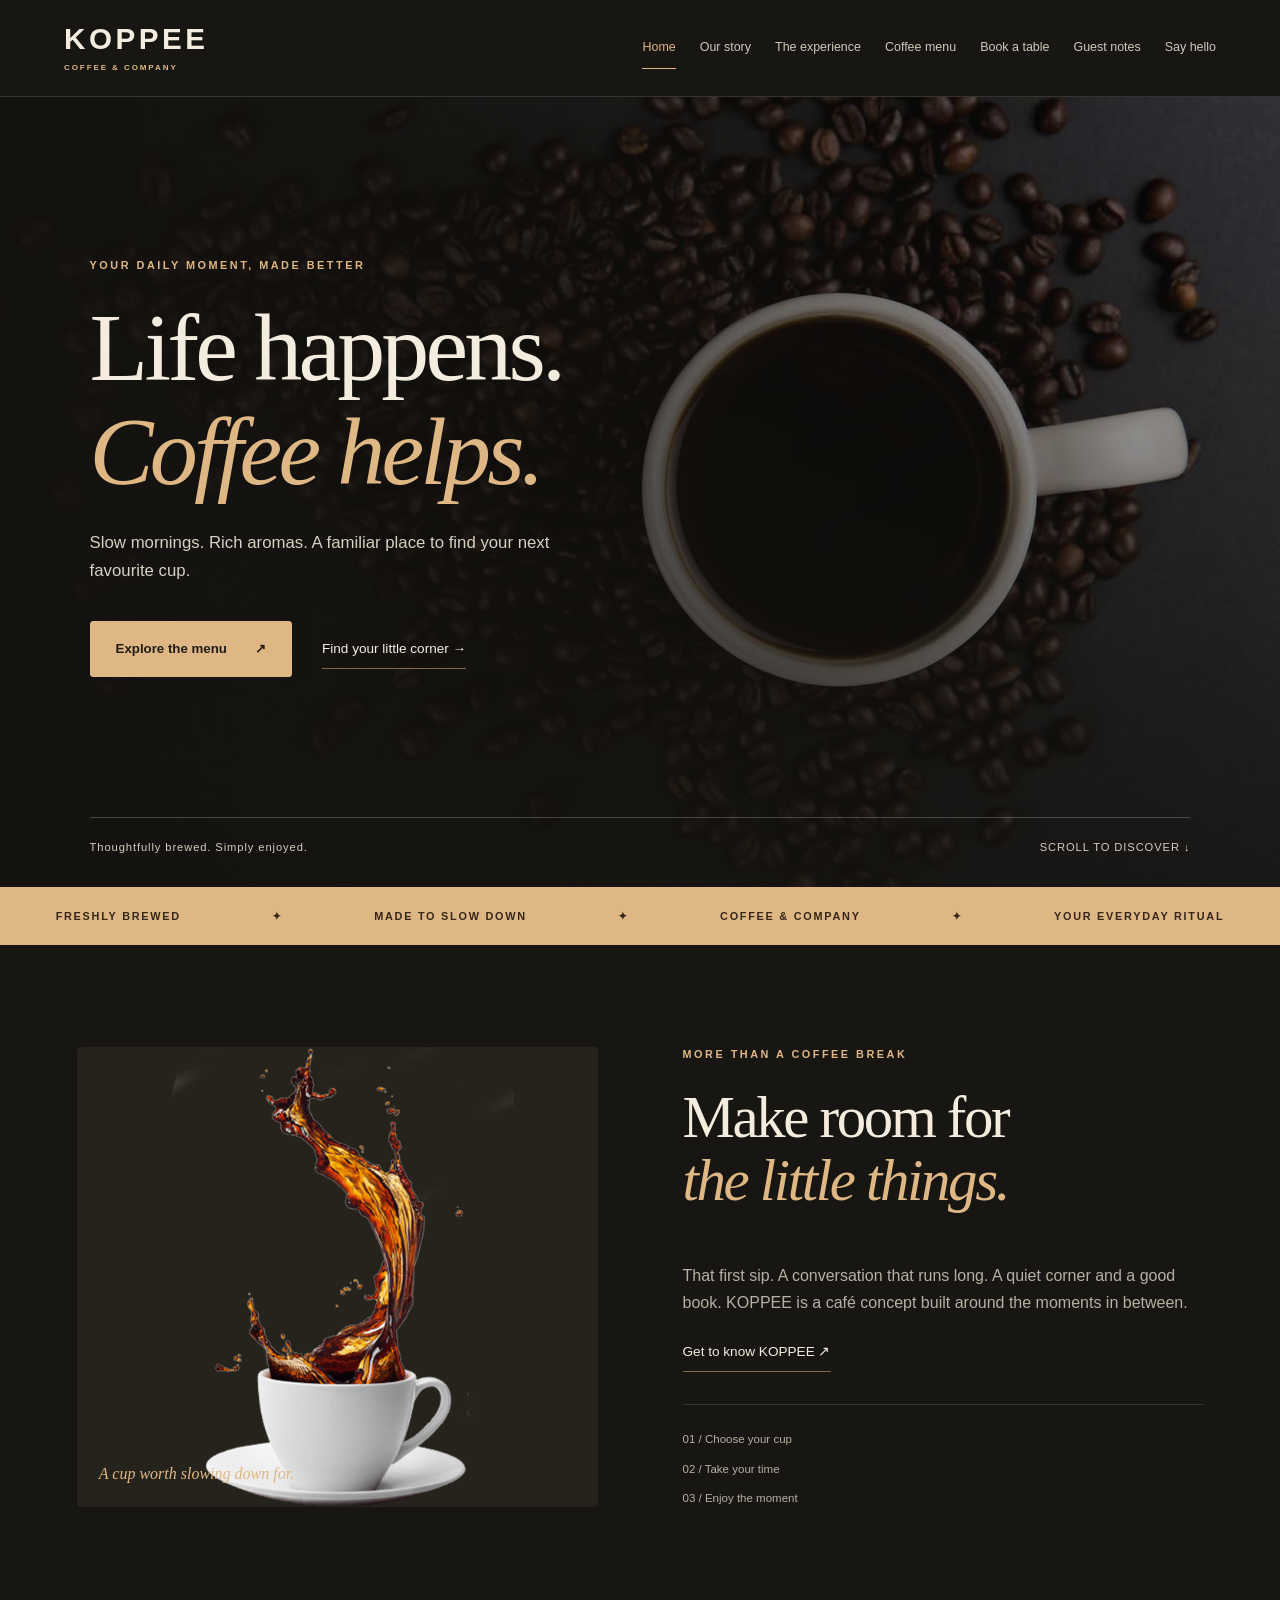
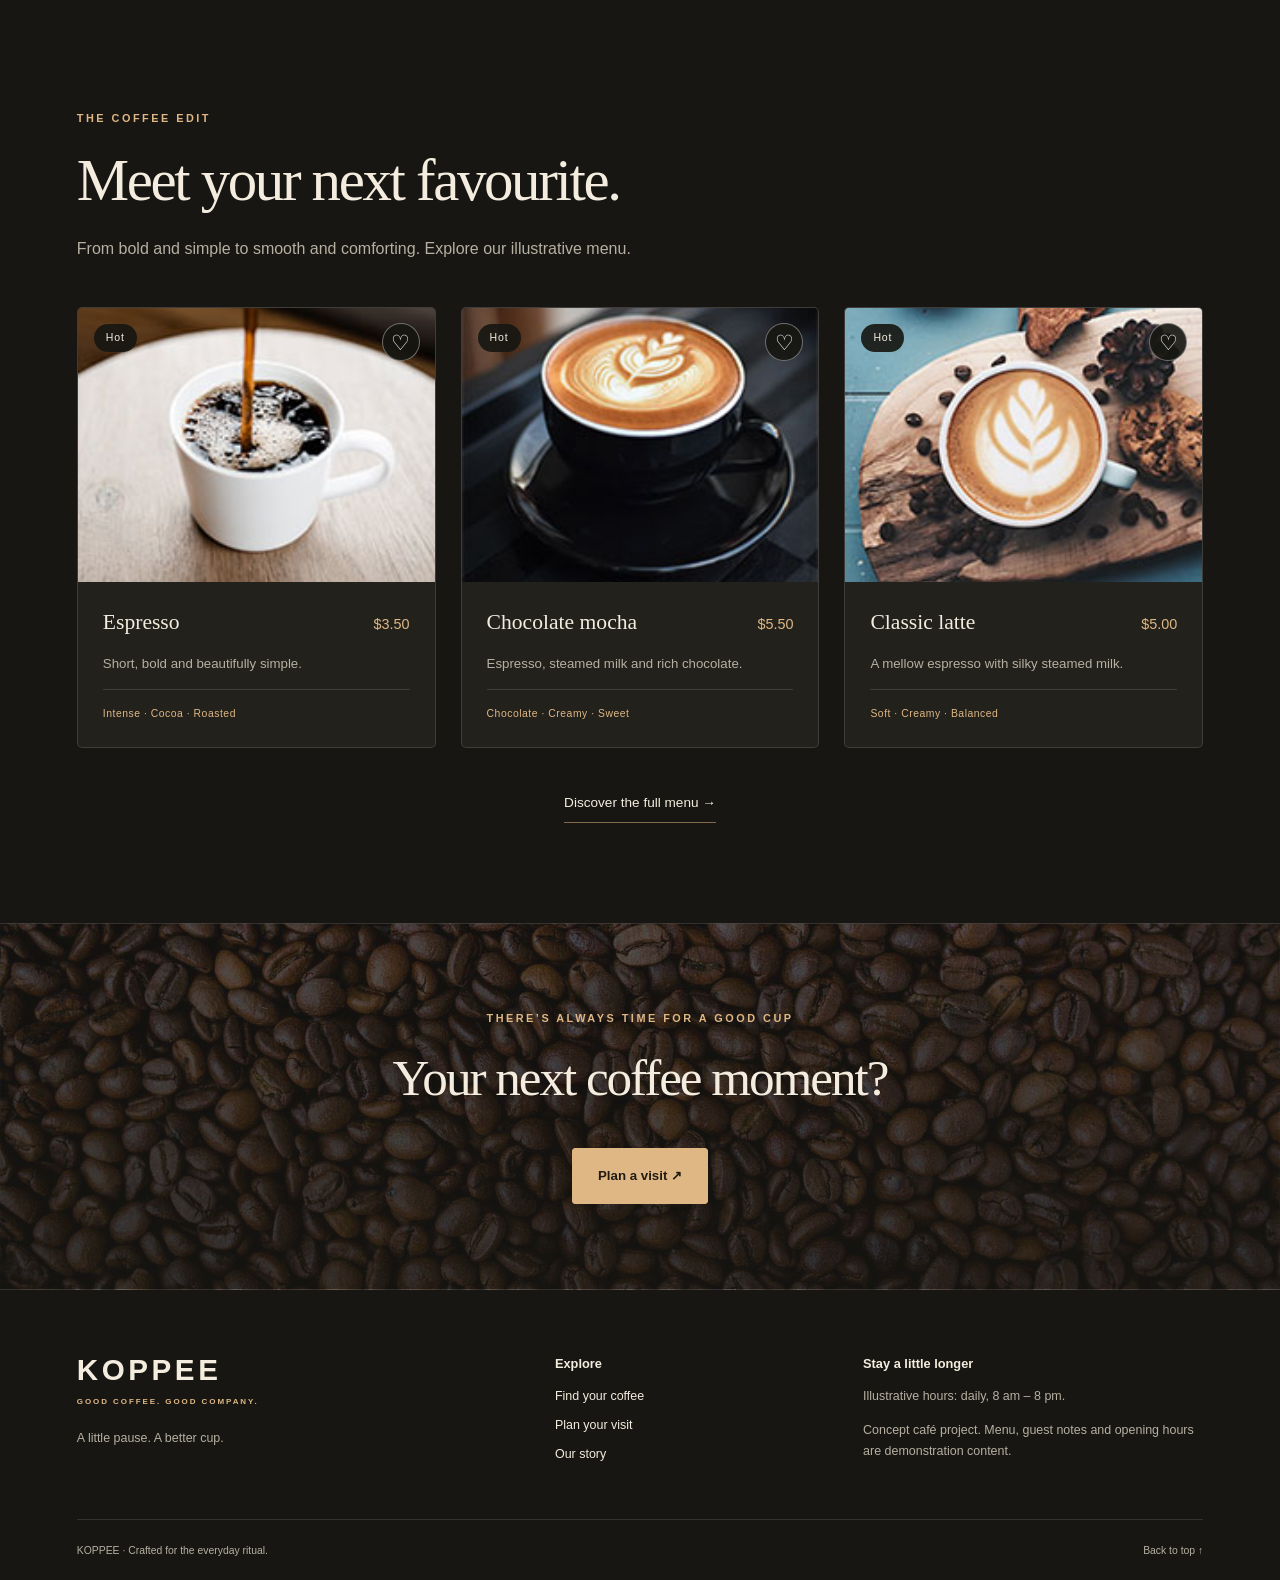
<file: index.html>
<!doctype html><html lang="en"><head><meta charset="utf-8"><meta name="viewport" content="width=device-width, initial-scale=1"><meta name="theme-color" content="#171612"><meta name="description" content="KOPPEE café concept — explore coffee, save favourites and plan your next coffee break."><title>Home · KOPPEE</title><link rel="icon" href="assets/favicon.svg" type="image/svg+xml"><link rel="stylesheet" href="assets/style.css"><script src="assets/app.js" defer></script></head><body id="top"><a class="skip-link" href="#main">Skip to content</a><header class="site-header"><a class="brand" href="index.html">KOPPEE<span>COFFEE & COMPANY</span></a><button class="nav-toggle" aria-label="Toggle navigation" aria-controls="navigation" aria-expanded="false">☰</button><nav id="navigation" aria-label="Main navigation"><a href="index.html" aria-current="page">Home</a><a href="about.html" >Our story</a><a href="services.html" >The experience</a><a href="menu.html" >Coffee menu</a><a href="reservation.html" >Book a table</a><a href="testimonial.html" >Guest notes</a><a href="contact.html" >Say hello</a></nav></header><main id="main"><section class="hero"><img class="hero-bg" src="img/carousel-1.jpg" alt="Freshly brewed coffee"><div class="hero-content"><span class="eyebrow">YOUR DAILY MOMENT, MADE BETTER</span><h1>Life happens.<br><em>Coffee helps.</em></h1><p>Slow mornings. Rich aromas. A familiar place to find your next favourite cup.</p><div class="actions"><a class="button" href="menu.html">Explore the menu <span>↗</span></a><a class="text-link" href="reservation.html">Find your little corner →</a></div></div><div class="hero-foot"><span>Thoughtfully brewed. Simply enjoyed.</span><a href="#discover">SCROLL TO DISCOVER ↓</a></div></section><div class="ticker" aria-hidden="true">FRESHLY BREWED <span>✦</span> MADE TO SLOW DOWN <span>✦</span> COFFEE & COMPANY <span>✦</span> YOUR EVERYDAY RITUAL</div><section id="discover" class="section split"><div class="image-frame"><img src="img/about.png" alt="Coffee spilling from a cup" loading="lazy"><span class="image-note">A cup worth slowing down for.</span></div><div><span class="eyebrow">MORE THAN A COFFEE BREAK</span><h2>Make room for<br><em>the little things.</em></h2><p>That first sip. A conversation that runs long. A quiet corner and a good book. KOPPEE is a café concept built around the moments in between.</p><a class="text-link" href="about.html">Get to know KOPPEE ↗</a><div class="mini-facts"><span>01 / Choose your cup</span><span>02 / Take your time</span><span>03 / Enjoy the moment</span></div></div></section><section class="section"><div class="section-heading"><span class="eyebrow">THE COFFEE EDIT</span><h2>Meet your next favourite.</h2><p>From bold and simple to smooth and comforting. Explore our illustrative menu.</p></div><div class="card-grid"><article class="coffee-card" data-category="Hot" data-name="espresso" data-id="espresso"><div class="coffee-photo"><img src="img/menu-1.jpg" alt="Espresso" loading="lazy"><button class="favorite" aria-label="Save Espresso" aria-pressed="false">♡</button><span class="tag">Hot</span></div><div class="coffee-body"><div class="card-title"><h3>Espresso</h3><span>$3.50</span></div><p>Short, bold and beautifully simple.</p><small>Intense · Cocoa · Roasted</small></div></article><article class="coffee-card" data-category="Hot" data-name="chocolate mocha" data-id="mocha"><div class="coffee-photo"><img src="img/menu-2.jpg" alt="Chocolate mocha" loading="lazy"><button class="favorite" aria-label="Save Chocolate mocha" aria-pressed="false">♡</button><span class="tag">Hot</span></div><div class="coffee-body"><div class="card-title"><h3>Chocolate mocha</h3><span>$5.50</span></div><p>Espresso, steamed milk and rich chocolate.</p><small>Chocolate · Creamy · Sweet</small></div></article><article class="coffee-card" data-category="Hot" data-name="classic latte" data-id="latte"><div class="coffee-photo"><img src="img/menu-3.jpg" alt="Classic latte" loading="lazy"><button class="favorite" aria-label="Save Classic latte" aria-pressed="false">♡</button><span class="tag">Hot</span></div><div class="coffee-body"><div class="card-title"><h3>Classic latte</h3><span>$5.00</span></div><p>A mellow espresso with silky steamed milk.</p><small>Soft · Creamy · Balanced</small></div></article></div><div class="center"><a class="text-link" href="menu.html">Discover the full menu →</a></div></section><section class="visit-strip"><span class="eyebrow">THERE’S ALWAYS TIME FOR A GOOD CUP</span><h2>Your next coffee moment?</h2><a class="button" href="reservation.html">Plan a visit ↗</a></section></main><footer><div class="footer-grid"><div><a class="brand" href="index.html">KOPPEE<span>GOOD COFFEE. GOOD COMPANY.</span></a><p>A little pause. A better cup.</p></div><div><h3>Explore</h3><a href="menu.html">Find your coffee</a><a href="reservation.html">Plan your visit</a><a href="about.html">Our story</a></div><div><h3>Stay a little longer</h3><p>Illustrative hours: daily, 8 am – 8 pm.</p><p class="muted">Concept café project. Menu, guest notes and opening hours are demonstration content.</p></div></div><div class="footer-bottom">KOPPEE · Crafted for the everyday ritual.<a href="#top">Back to top ↑</a></div></footer><button class="back-top" aria-label="Back to top" hidden>↑</button></body></html>
</file>
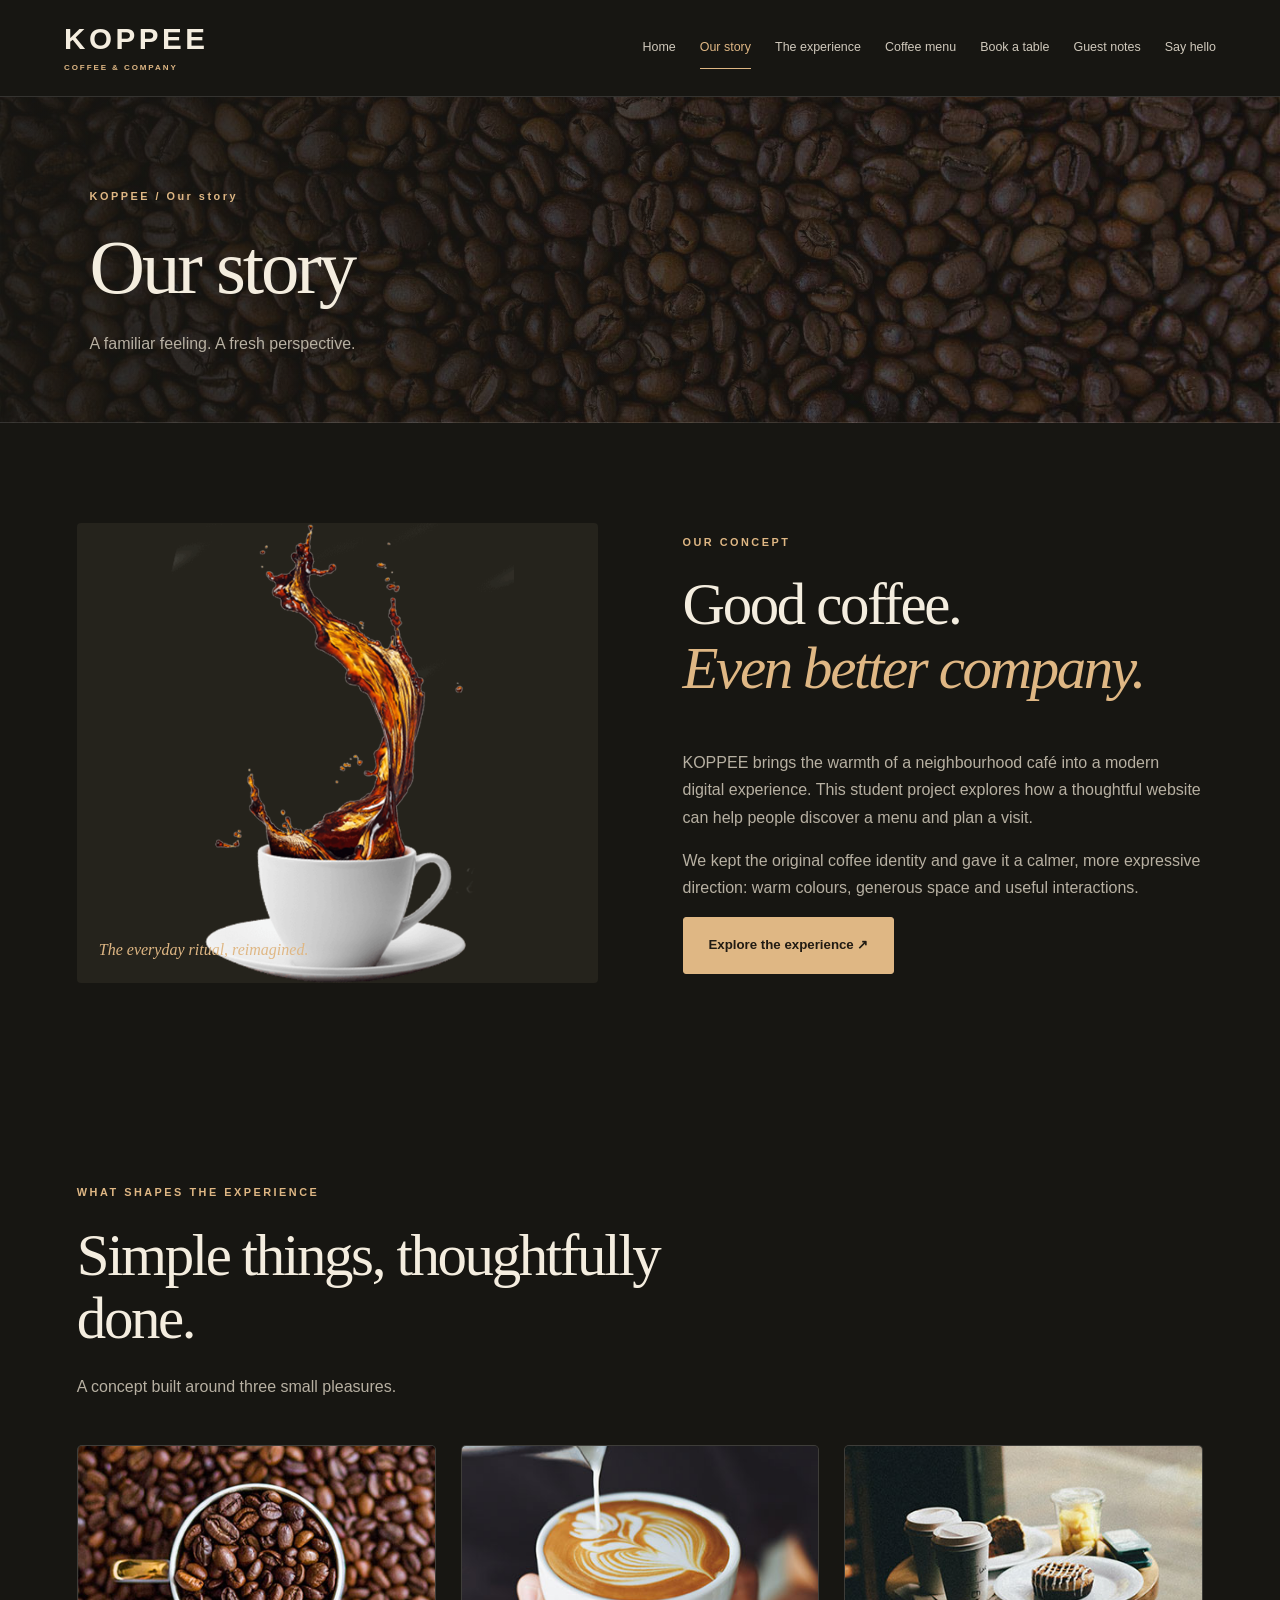
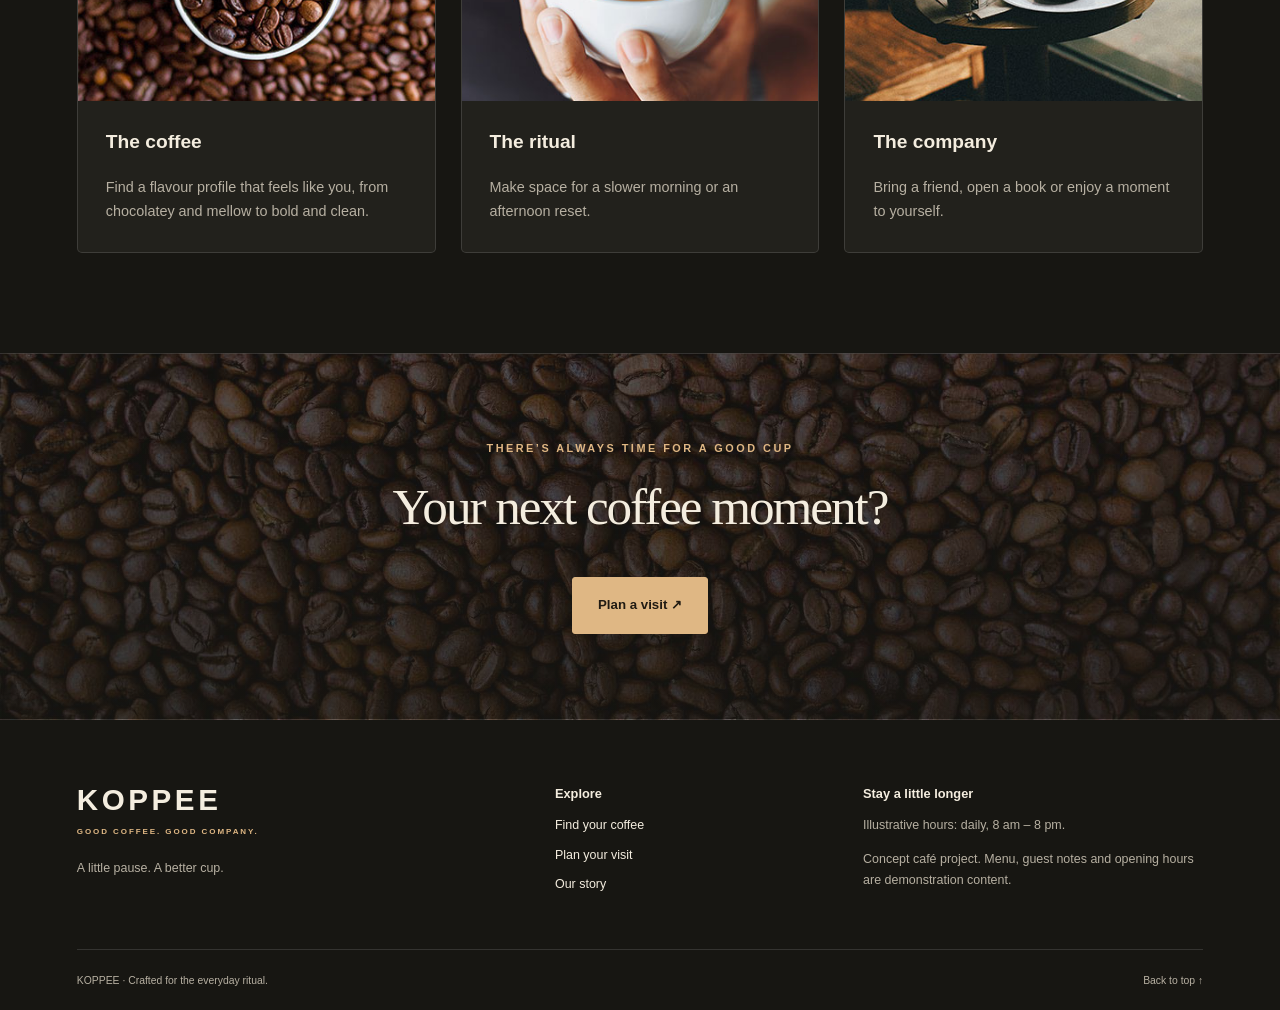
<file: about.html>
<!doctype html><html lang="en"><head><meta charset="utf-8"><meta name="viewport" content="width=device-width, initial-scale=1"><meta name="theme-color" content="#171612"><meta name="description" content="KOPPEE café concept — explore coffee, save favourites and plan your next coffee break."><title>Our story · KOPPEE</title><link rel="icon" href="assets/favicon.svg" type="image/svg+xml"><link rel="stylesheet" href="assets/style.css"><script src="assets/app.js" defer></script></head><body id="top"><a class="skip-link" href="#main">Skip to content</a><header class="site-header"><a class="brand" href="index.html">KOPPEE<span>COFFEE & COMPANY</span></a><button class="nav-toggle" aria-label="Toggle navigation" aria-controls="navigation" aria-expanded="false">☰</button><nav id="navigation" aria-label="Main navigation"><a href="index.html" >Home</a><a href="about.html" aria-current="page">Our story</a><a href="services.html" >The experience</a><a href="menu.html" >Coffee menu</a><a href="reservation.html" >Book a table</a><a href="testimonial.html" >Guest notes</a><a href="contact.html" >Say hello</a></nav></header><main id="main"><section class="page-banner"><span class="eyebrow">KOPPEE / Our story</span><h1>Our story</h1><p>A familiar feeling. A fresh perspective.</p></section><section class="section split"><div class="image-frame"><img src="img/about.png" alt="A cup and roasted coffee beans"><span class="image-note">The everyday ritual, reimagined.</span></div><div><span class="eyebrow">OUR CONCEPT</span><h2>Good coffee.<br><em>Even better company.</em></h2><p>KOPPEE brings the warmth of a neighbourhood café into a modern digital experience. This student project explores how a thoughtful website can help people discover a menu and plan a visit.</p><p>We kept the original coffee identity and gave it a calmer, more expressive direction: warm colours, generous space and useful interactions.</p><a class="button" href="services.html">Explore the experience ↗</a></div></section><section class="section"><div class="section-heading"><span class="eyebrow">WHAT SHAPES THE EXPERIENCE</span><h2>Simple things, thoughtfully done.</h2><p>A concept built around three small pleasures.</p></div><div class="card-grid"><article class="story-card"><img src="img/service-2.jpg" alt="The coffee" loading="lazy"><div><h3>The coffee</h3><p>Find a flavour profile that feels like you, from chocolatey and mellow to bold and clean.</p></div></article><article class="story-card"><img src="img/service-3.jpg" alt="The ritual" loading="lazy"><div><h3>The ritual</h3><p>Make space for a slower morning or an afternoon reset.</p></div></article><article class="story-card"><img src="img/service-4.jpg" alt="The company" loading="lazy"><div><h3>The company</h3><p>Bring a friend, open a book or enjoy a moment to yourself.</p></div></article></div></section><section class="visit-strip"><span class="eyebrow">THERE’S ALWAYS TIME FOR A GOOD CUP</span><h2>Your next coffee moment?</h2><a class="button" href="reservation.html">Plan a visit ↗</a></section></main><footer><div class="footer-grid"><div><a class="brand" href="index.html">KOPPEE<span>GOOD COFFEE. GOOD COMPANY.</span></a><p>A little pause. A better cup.</p></div><div><h3>Explore</h3><a href="menu.html">Find your coffee</a><a href="reservation.html">Plan your visit</a><a href="about.html">Our story</a></div><div><h3>Stay a little longer</h3><p>Illustrative hours: daily, 8 am – 8 pm.</p><p class="muted">Concept café project. Menu, guest notes and opening hours are demonstration content.</p></div></div><div class="footer-bottom">KOPPEE · Crafted for the everyday ritual.<a href="#top">Back to top ↑</a></div></footer><button class="back-top" aria-label="Back to top" hidden>↑</button></body></html>
</file>
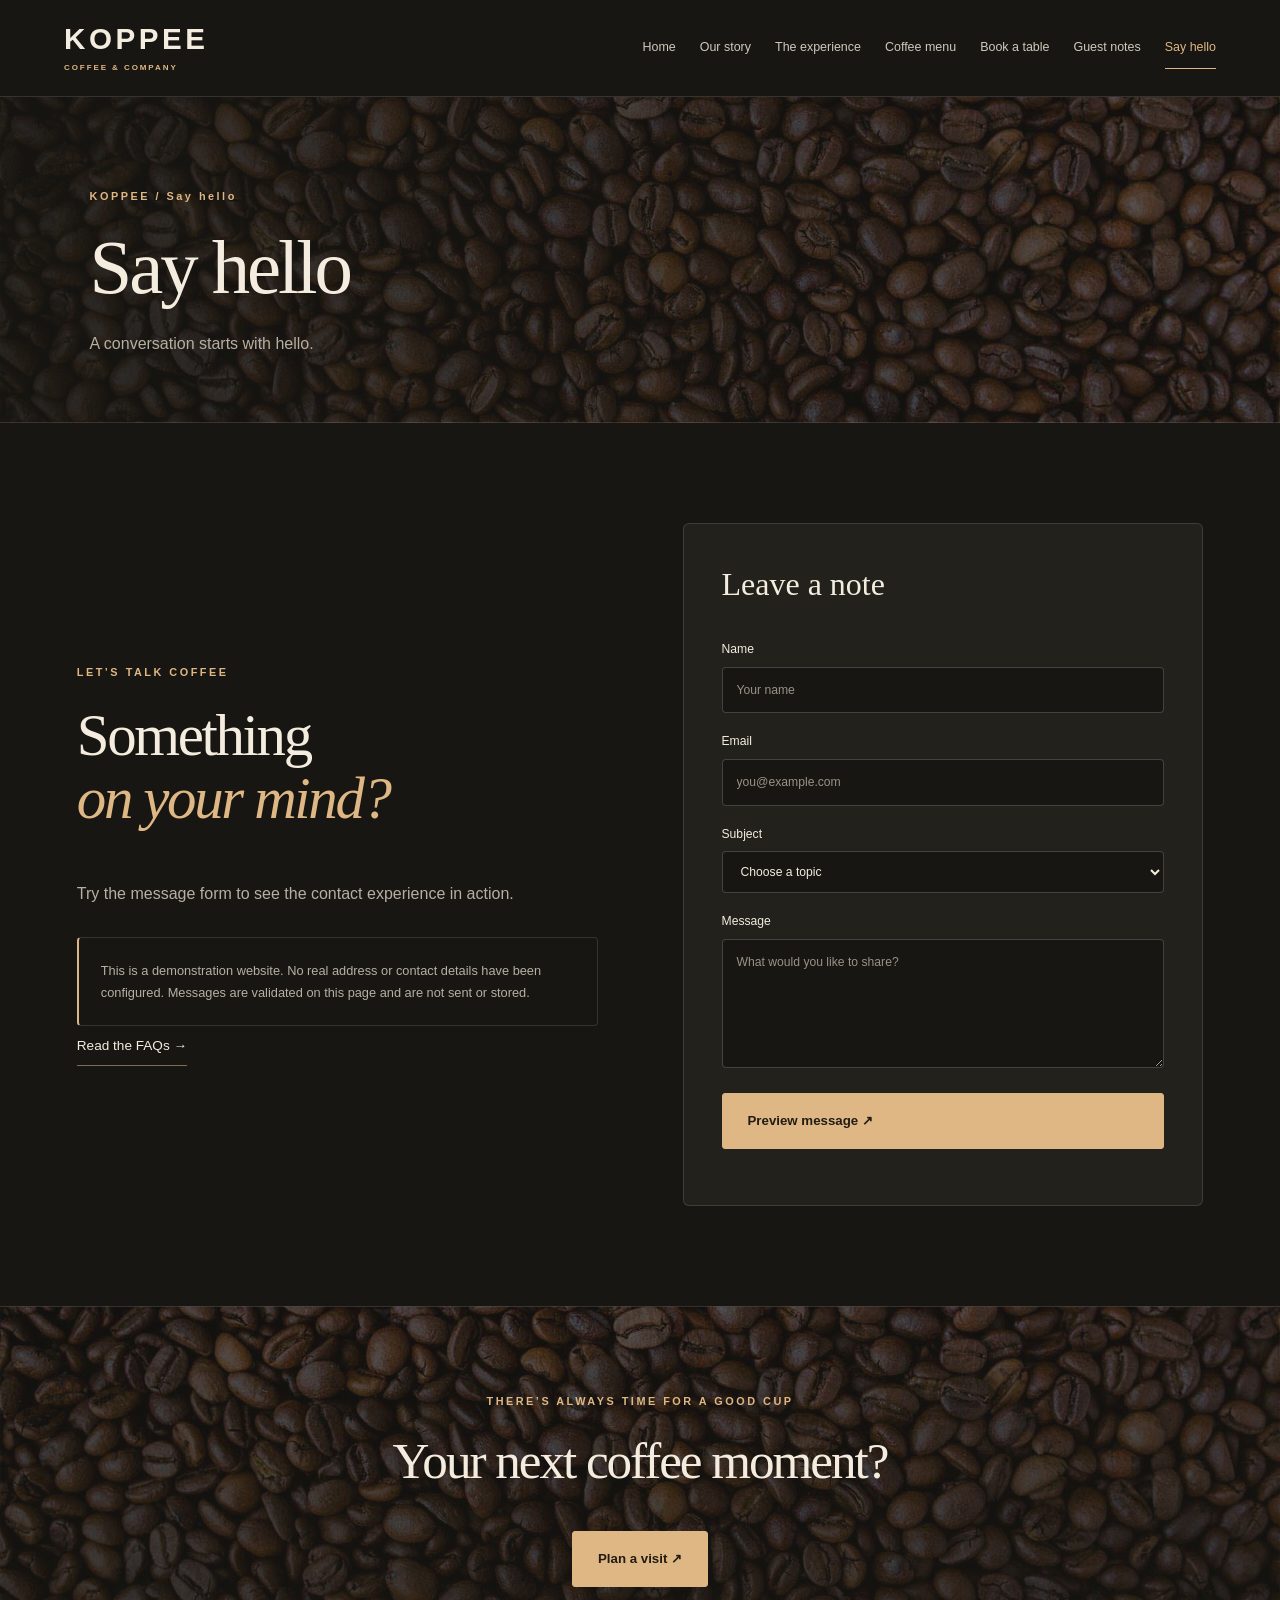
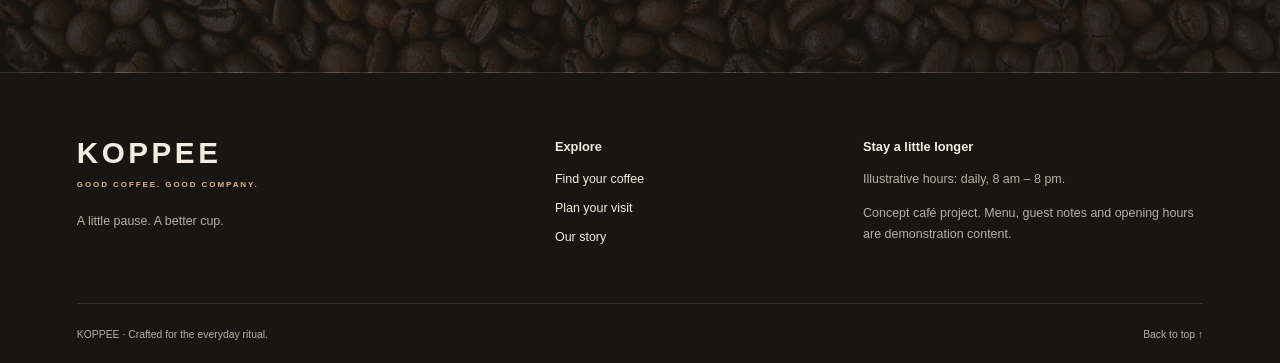
<file: contact.html>
<!doctype html><html lang="en"><head><meta charset="utf-8"><meta name="viewport" content="width=device-width, initial-scale=1"><meta name="theme-color" content="#171612"><meta name="description" content="KOPPEE café concept — explore coffee, save favourites and plan your next coffee break."><title>Say hello · KOPPEE</title><link rel="icon" href="assets/favicon.svg" type="image/svg+xml"><link rel="stylesheet" href="assets/style.css"><script src="assets/app.js" defer></script></head><body id="top"><a class="skip-link" href="#main">Skip to content</a><header class="site-header"><a class="brand" href="index.html">KOPPEE<span>COFFEE & COMPANY</span></a><button class="nav-toggle" aria-label="Toggle navigation" aria-controls="navigation" aria-expanded="false">☰</button><nav id="navigation" aria-label="Main navigation"><a href="index.html" >Home</a><a href="about.html" >Our story</a><a href="services.html" >The experience</a><a href="menu.html" >Coffee menu</a><a href="reservation.html" >Book a table</a><a href="testimonial.html" >Guest notes</a><a href="contact.html" aria-current="page">Say hello</a></nav></header><main id="main"><section class="page-banner"><span class="eyebrow">KOPPEE / Say hello</span><h1>Say hello</h1><p>A conversation starts with hello.</p></section><section class="section split"><div><span class="eyebrow">LET’S TALK COFFEE</span><h2>Something<br><em>on your mind?</em></h2><p>Try the message form to see the contact experience in action.</p><div class="note">This is a demonstration website. No real address or contact details have been configured. Messages are validated on this page and are not sent or stored.</div><a class="text-link" href="services.html">Read the FAQs →</a></div><div class="form-panel"><h3>Leave a note</h3><form id="contact-form"><label>Name<input name="name" autocomplete="name" required maxlength="80" placeholder="Your name"></label><label>Email<input name="email" type="email" autocomplete="email" required placeholder="you@example.com"></label><label>Subject<select name="subject" required><option value="">Choose a topic</option><option>Menu question</option><option>Visit enquiry</option><option>General feedback</option></select></label><label>Message<textarea name="message" rows="5" minlength="10" maxlength="1500" required placeholder="What would you like to share?"></textarea></label><button class="button" type="submit">Preview message ↗</button><p class="form-status" role="status"></p><div id="message-preview" hidden></div></form></div></section><section class="visit-strip"><span class="eyebrow">THERE’S ALWAYS TIME FOR A GOOD CUP</span><h2>Your next coffee moment?</h2><a class="button" href="reservation.html">Plan a visit ↗</a></section></main><footer><div class="footer-grid"><div><a class="brand" href="index.html">KOPPEE<span>GOOD COFFEE. GOOD COMPANY.</span></a><p>A little pause. A better cup.</p></div><div><h3>Explore</h3><a href="menu.html">Find your coffee</a><a href="reservation.html">Plan your visit</a><a href="about.html">Our story</a></div><div><h3>Stay a little longer</h3><p>Illustrative hours: daily, 8 am – 8 pm.</p><p class="muted">Concept café project. Menu, guest notes and opening hours are demonstration content.</p></div></div><div class="footer-bottom">KOPPEE · Crafted for the everyday ritual.<a href="#top">Back to top ↑</a></div></footer><button class="back-top" aria-label="Back to top" hidden>↑</button></body></html>
</file>
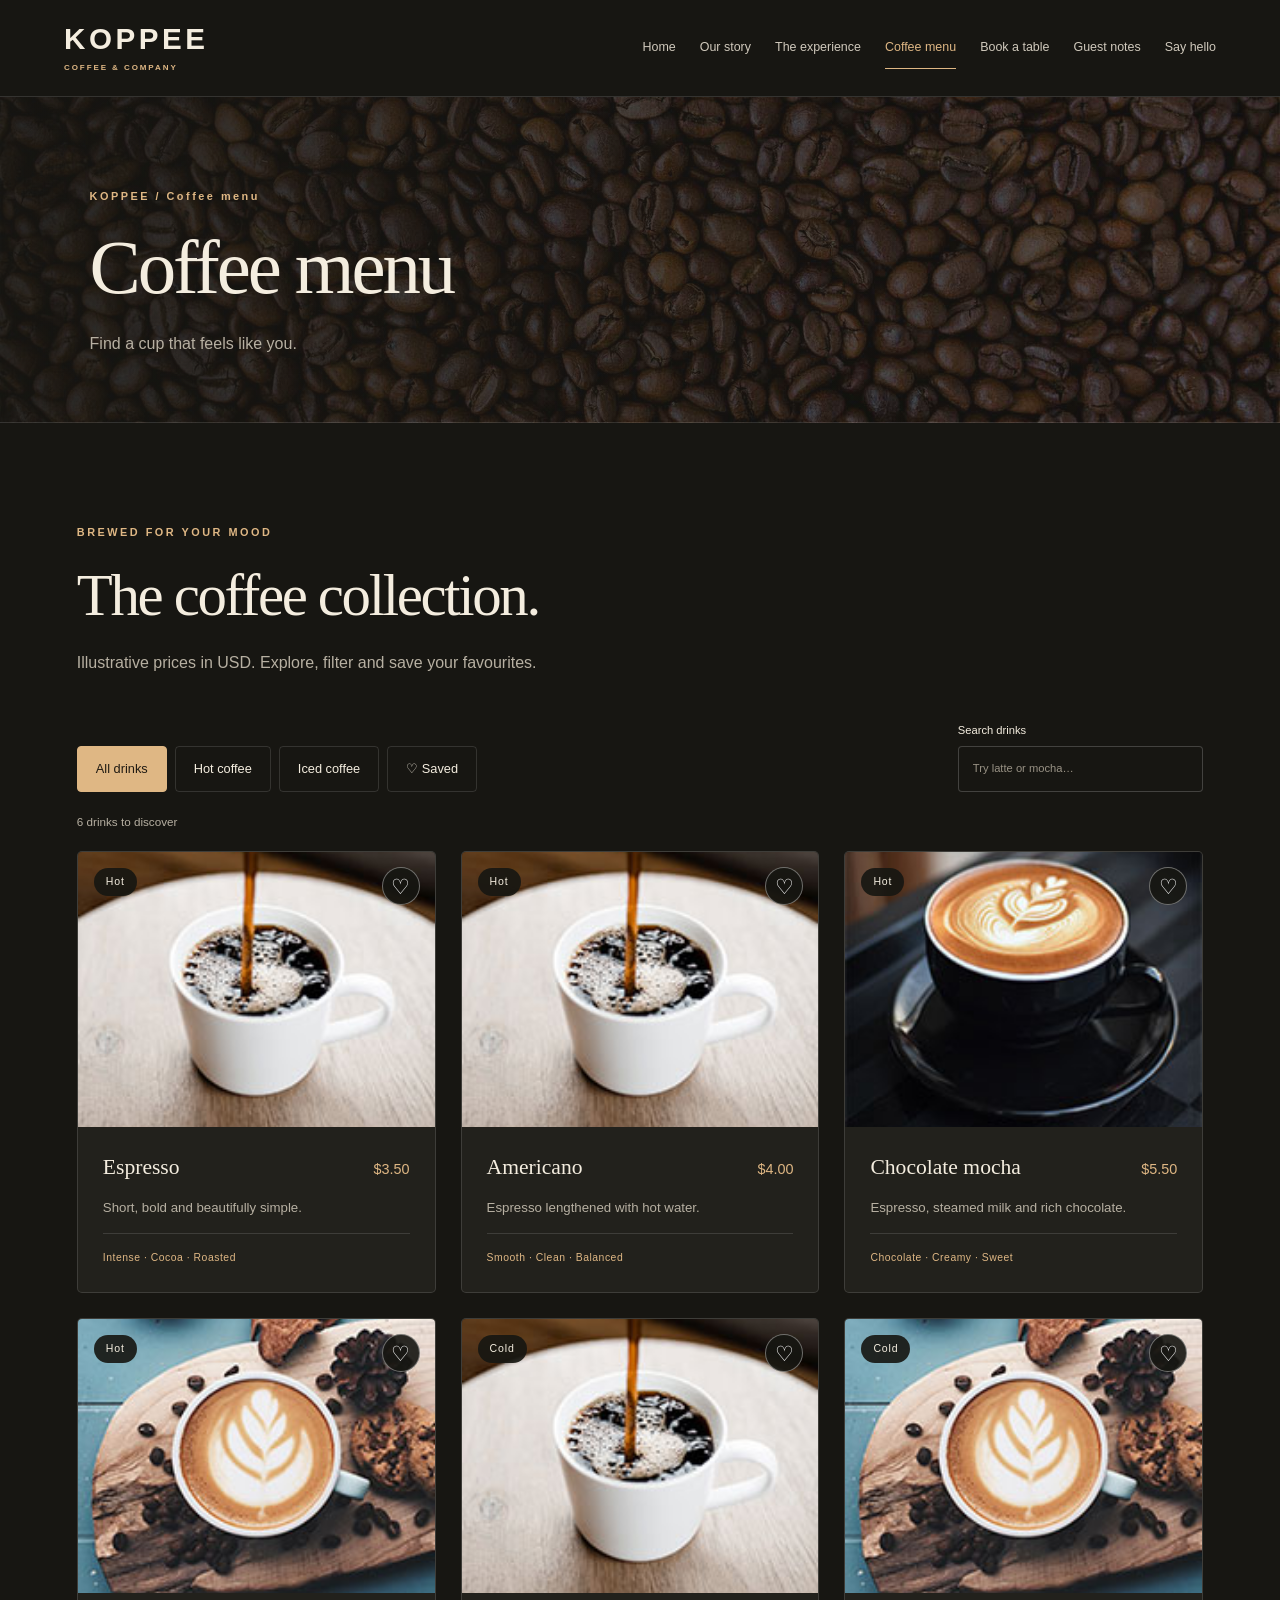
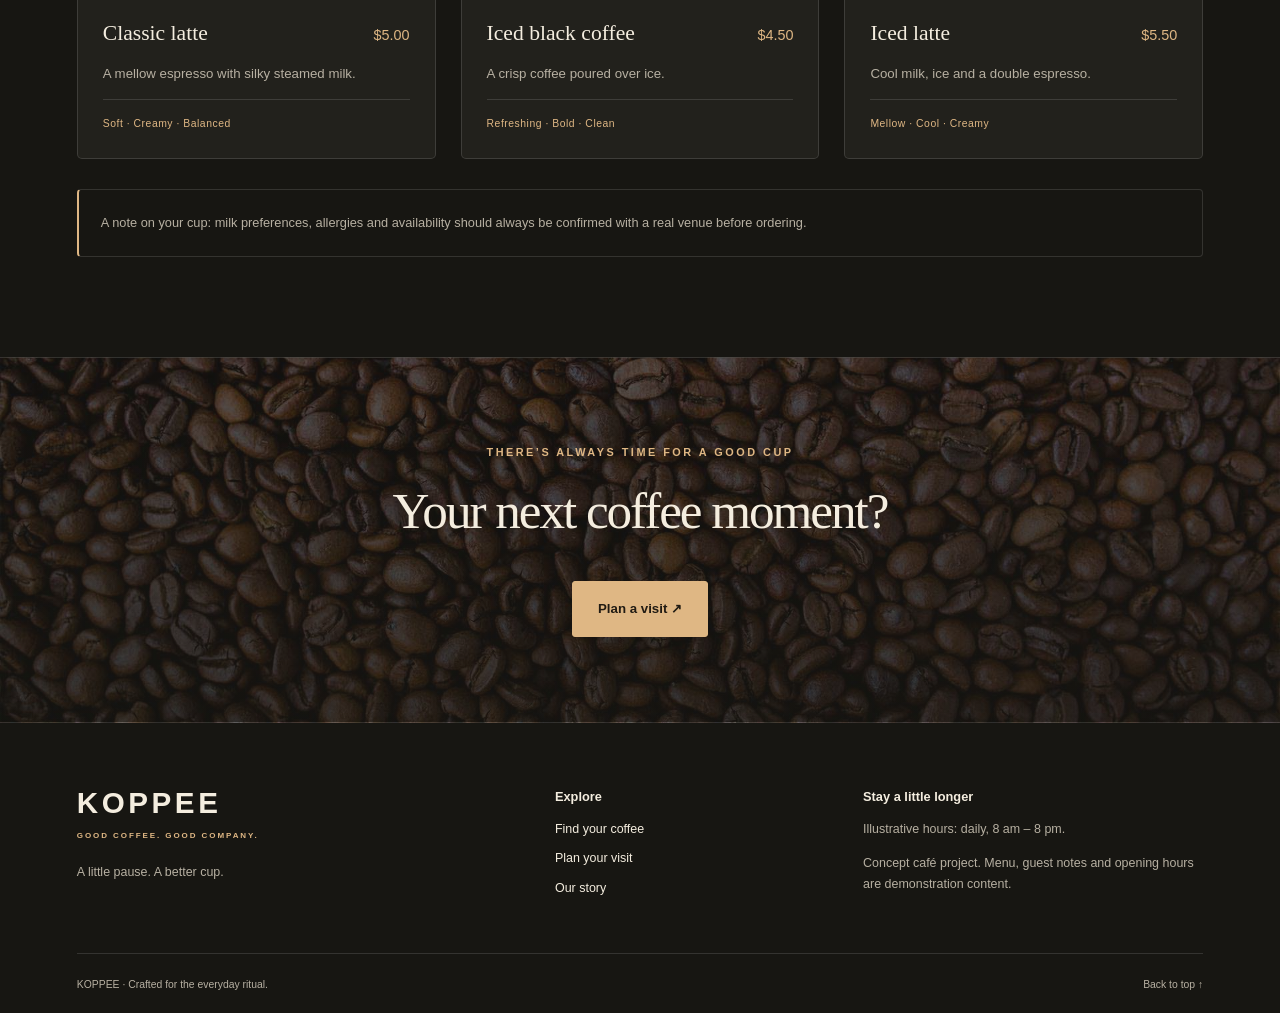
<file: menu.html>
<!doctype html><html lang="en"><head><meta charset="utf-8"><meta name="viewport" content="width=device-width, initial-scale=1"><meta name="theme-color" content="#171612"><meta name="description" content="KOPPEE café concept — explore coffee, save favourites and plan your next coffee break."><title>Coffee menu · KOPPEE</title><link rel="icon" href="assets/favicon.svg" type="image/svg+xml"><link rel="stylesheet" href="assets/style.css"><script src="assets/app.js" defer></script></head><body id="top"><a class="skip-link" href="#main">Skip to content</a><header class="site-header"><a class="brand" href="index.html">KOPPEE<span>COFFEE & COMPANY</span></a><button class="nav-toggle" aria-label="Toggle navigation" aria-controls="navigation" aria-expanded="false">☰</button><nav id="navigation" aria-label="Main navigation"><a href="index.html" >Home</a><a href="about.html" >Our story</a><a href="services.html" >The experience</a><a href="menu.html" aria-current="page">Coffee menu</a><a href="reservation.html" >Book a table</a><a href="testimonial.html" >Guest notes</a><a href="contact.html" >Say hello</a></nav></header><main id="main"><section class="page-banner"><span class="eyebrow">KOPPEE / Coffee menu</span><h1>Coffee menu</h1><p>Find a cup that feels like you.</p></section><section class="section"><div class="section-heading"><span class="eyebrow">BREWED FOR YOUR MOOD</span><h2>The coffee collection.</h2><p>Illustrative prices in USD. Explore, filter and save your favourites.</p></div><div class="menu-tools"><div class="filters" role="group" aria-label="Filter drinks"><button class="selected" data-filter="All" aria-pressed="true">All drinks</button><button data-filter="Hot" aria-pressed="false">Hot coffee</button><button data-filter="Cold" aria-pressed="false">Iced coffee</button><button data-filter="Saved" aria-pressed="false">♡ Saved</button></div><label class="search">Search drinks<input type="search" id="coffee-search" placeholder="Try latte or mocha…"></label></div><p id="result-count" role="status"></p><div class="card-grid" id="menu-grid"><article class="coffee-card" data-category="Hot" data-name="espresso" data-id="espresso"><div class="coffee-photo"><img src="img/menu-1.jpg" alt="Espresso" loading="lazy"><button class="favorite" aria-label="Save Espresso" aria-pressed="false">♡</button><span class="tag">Hot</span></div><div class="coffee-body"><div class="card-title"><h3>Espresso</h3><span>$3.50</span></div><p>Short, bold and beautifully simple.</p><small>Intense · Cocoa · Roasted</small></div></article><article class="coffee-card" data-category="Hot" data-name="americano" data-id="americano"><div class="coffee-photo"><img src="img/menu-1.jpg" alt="Americano" loading="lazy"><button class="favorite" aria-label="Save Americano" aria-pressed="false">♡</button><span class="tag">Hot</span></div><div class="coffee-body"><div class="card-title"><h3>Americano</h3><span>$4.00</span></div><p>Espresso lengthened with hot water.</p><small>Smooth · Clean · Balanced</small></div></article><article class="coffee-card" data-category="Hot" data-name="chocolate mocha" data-id="mocha"><div class="coffee-photo"><img src="img/menu-2.jpg" alt="Chocolate mocha" loading="lazy"><button class="favorite" aria-label="Save Chocolate mocha" aria-pressed="false">♡</button><span class="tag">Hot</span></div><div class="coffee-body"><div class="card-title"><h3>Chocolate mocha</h3><span>$5.50</span></div><p>Espresso, steamed milk and rich chocolate.</p><small>Chocolate · Creamy · Sweet</small></div></article><article class="coffee-card" data-category="Hot" data-name="classic latte" data-id="latte"><div class="coffee-photo"><img src="img/menu-3.jpg" alt="Classic latte" loading="lazy"><button class="favorite" aria-label="Save Classic latte" aria-pressed="false">♡</button><span class="tag">Hot</span></div><div class="coffee-body"><div class="card-title"><h3>Classic latte</h3><span>$5.00</span></div><p>A mellow espresso with silky steamed milk.</p><small>Soft · Creamy · Balanced</small></div></article><article class="coffee-card" data-category="Cold" data-name="iced black coffee" data-id="iced"><div class="coffee-photo"><img src="img/menu-1.jpg" alt="Iced black coffee" loading="lazy"><button class="favorite" aria-label="Save Iced black coffee" aria-pressed="false">♡</button><span class="tag">Cold</span></div><div class="coffee-body"><div class="card-title"><h3>Iced black coffee</h3><span>$4.50</span></div><p>A crisp coffee poured over ice.</p><small>Refreshing · Bold · Clean</small></div></article><article class="coffee-card" data-category="Cold" data-name="iced latte" data-id="icedlatte"><div class="coffee-photo"><img src="img/menu-3.jpg" alt="Iced latte" loading="lazy"><button class="favorite" aria-label="Save Iced latte" aria-pressed="false">♡</button><span class="tag">Cold</span></div><div class="coffee-body"><div class="card-title"><h3>Iced latte</h3><span>$5.50</span></div><p>Cool milk, ice and a double espresso.</p><small>Mellow · Cool · Creamy</small></div></article></div><p id="empty-state" class="empty" hidden>No drinks found. Try another search or choose All drinks.</p><div class="note">A note on your cup: milk preferences, allergies and availability should always be confirmed with a real venue before ordering.</div></section><section class="visit-strip"><span class="eyebrow">THERE’S ALWAYS TIME FOR A GOOD CUP</span><h2>Your next coffee moment?</h2><a class="button" href="reservation.html">Plan a visit ↗</a></section></main><footer><div class="footer-grid"><div><a class="brand" href="index.html">KOPPEE<span>GOOD COFFEE. GOOD COMPANY.</span></a><p>A little pause. A better cup.</p></div><div><h3>Explore</h3><a href="menu.html">Find your coffee</a><a href="reservation.html">Plan your visit</a><a href="about.html">Our story</a></div><div><h3>Stay a little longer</h3><p>Illustrative hours: daily, 8 am – 8 pm.</p><p class="muted">Concept café project. Menu, guest notes and opening hours are demonstration content.</p></div></div><div class="footer-bottom">KOPPEE · Crafted for the everyday ritual.<a href="#top">Back to top ↑</a></div></footer><button class="back-top" aria-label="Back to top" hidden>↑</button></body></html>
</file>
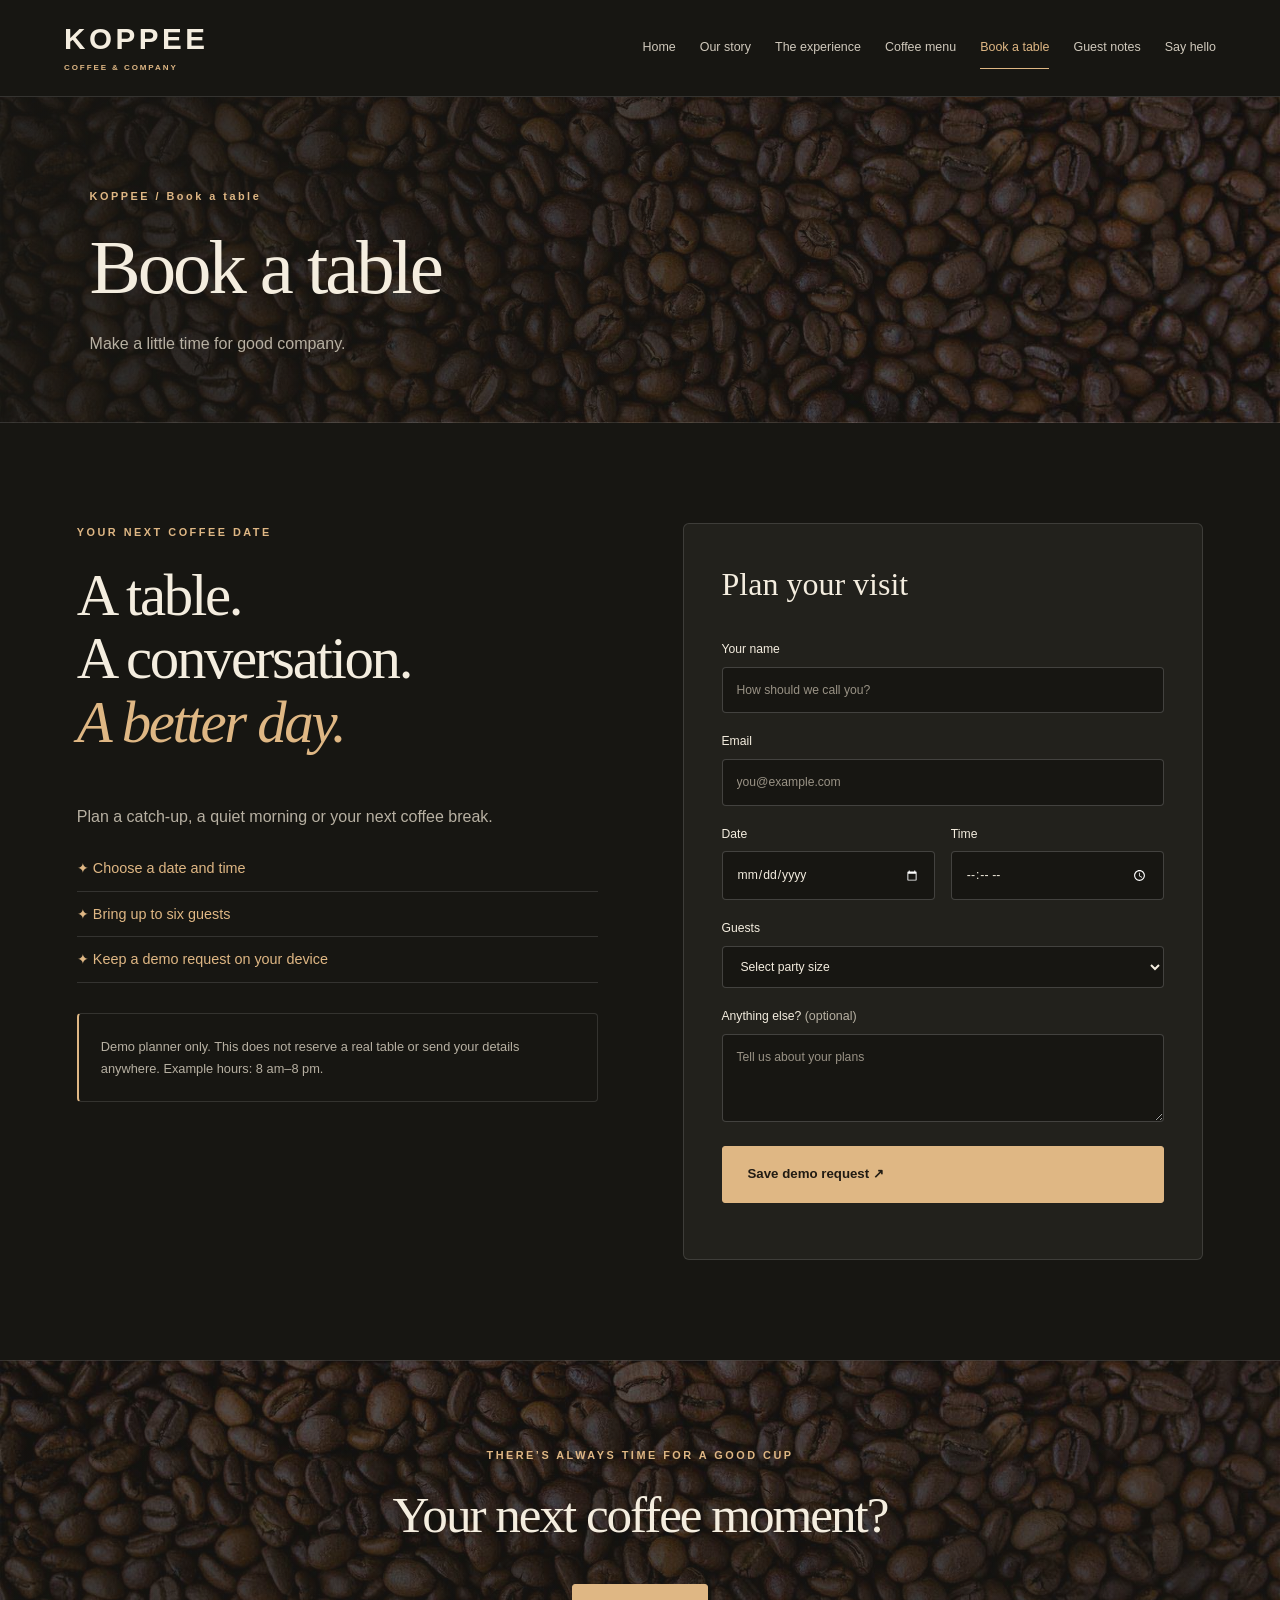
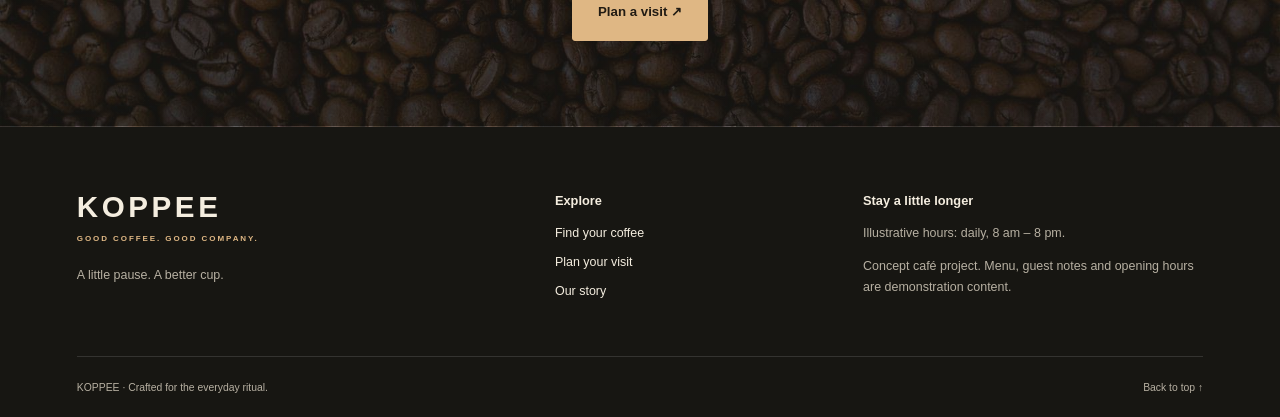
<file: reservation.html>
<!doctype html><html lang="en"><head><meta charset="utf-8"><meta name="viewport" content="width=device-width, initial-scale=1"><meta name="theme-color" content="#171612"><meta name="description" content="KOPPEE café concept — explore coffee, save favourites and plan your next coffee break."><title>Book a table · KOPPEE</title><link rel="icon" href="assets/favicon.svg" type="image/svg+xml"><link rel="stylesheet" href="assets/style.css"><script src="assets/app.js" defer></script></head><body id="top"><a class="skip-link" href="#main">Skip to content</a><header class="site-header"><a class="brand" href="index.html">KOPPEE<span>COFFEE & COMPANY</span></a><button class="nav-toggle" aria-label="Toggle navigation" aria-controls="navigation" aria-expanded="false">☰</button><nav id="navigation" aria-label="Main navigation"><a href="index.html" >Home</a><a href="about.html" >Our story</a><a href="services.html" >The experience</a><a href="menu.html" >Coffee menu</a><a href="reservation.html" aria-current="page">Book a table</a><a href="testimonial.html" >Guest notes</a><a href="contact.html" >Say hello</a></nav></header><main id="main"><section class="page-banner"><span class="eyebrow">KOPPEE / Book a table</span><h1>Book a table</h1><p>Make a little time for good company.</p></section><section class="section split reservation-layout"><div><span class="eyebrow">YOUR NEXT COFFEE DATE</span><h2>A table.<br>A conversation.<br><em>A better day.</em></h2><p>Plan a catch-up, a quiet morning or your next coffee break.</p><ul class="clean-list"><li>✦ Choose a date and time</li><li>✦ Bring up to six guests</li><li>✦ Keep a demo request on your device</li></ul><div class="note">Demo planner only. This does not reserve a real table or send your details anywhere. Example hours: 8 am–8 pm.</div></div><div class="form-panel"><h3>Plan your visit</h3><form id="reservation-form"><label>Your name<input name="name" autocomplete="name" required maxlength="80" placeholder="How should we call you?"></label><label>Email<input name="email" type="email" autocomplete="email" required placeholder="you@example.com"></label><div class="form-row"><label>Date<input name="date" type="date" required></label><label>Time<input name="time" type="time" min="08:00" max="19:30" step="1800" required></label></div><label>Guests<select name="guests" required><option value="">Select party size</option>1</option><option>2</option><option>3</option><option>4</option><option>5</option><option>6</option></select></label><label>Anything else? <span class="muted">(optional)</span><textarea name="notes" rows="3" maxlength="300" placeholder="Tell us about your plans"></textarea></label><button class="button" type="submit">Save demo request ↗</button><p class="form-status" role="status"></p></form><div id="last-booking" hidden><h4>Your latest demo plan</h4><p></p><button class="text-button" id="clear-booking">Delete saved plan</button></div></div></section><section class="visit-strip"><span class="eyebrow">THERE’S ALWAYS TIME FOR A GOOD CUP</span><h2>Your next coffee moment?</h2><a class="button" href="reservation.html">Plan a visit ↗</a></section></main><footer><div class="footer-grid"><div><a class="brand" href="index.html">KOPPEE<span>GOOD COFFEE. GOOD COMPANY.</span></a><p>A little pause. A better cup.</p></div><div><h3>Explore</h3><a href="menu.html">Find your coffee</a><a href="reservation.html">Plan your visit</a><a href="about.html">Our story</a></div><div><h3>Stay a little longer</h3><p>Illustrative hours: daily, 8 am – 8 pm.</p><p class="muted">Concept café project. Menu, guest notes and opening hours are demonstration content.</p></div></div><div class="footer-bottom">KOPPEE · Crafted for the everyday ritual.<a href="#top">Back to top ↑</a></div></footer><button class="back-top" aria-label="Back to top" hidden>↑</button></body></html>
</file>
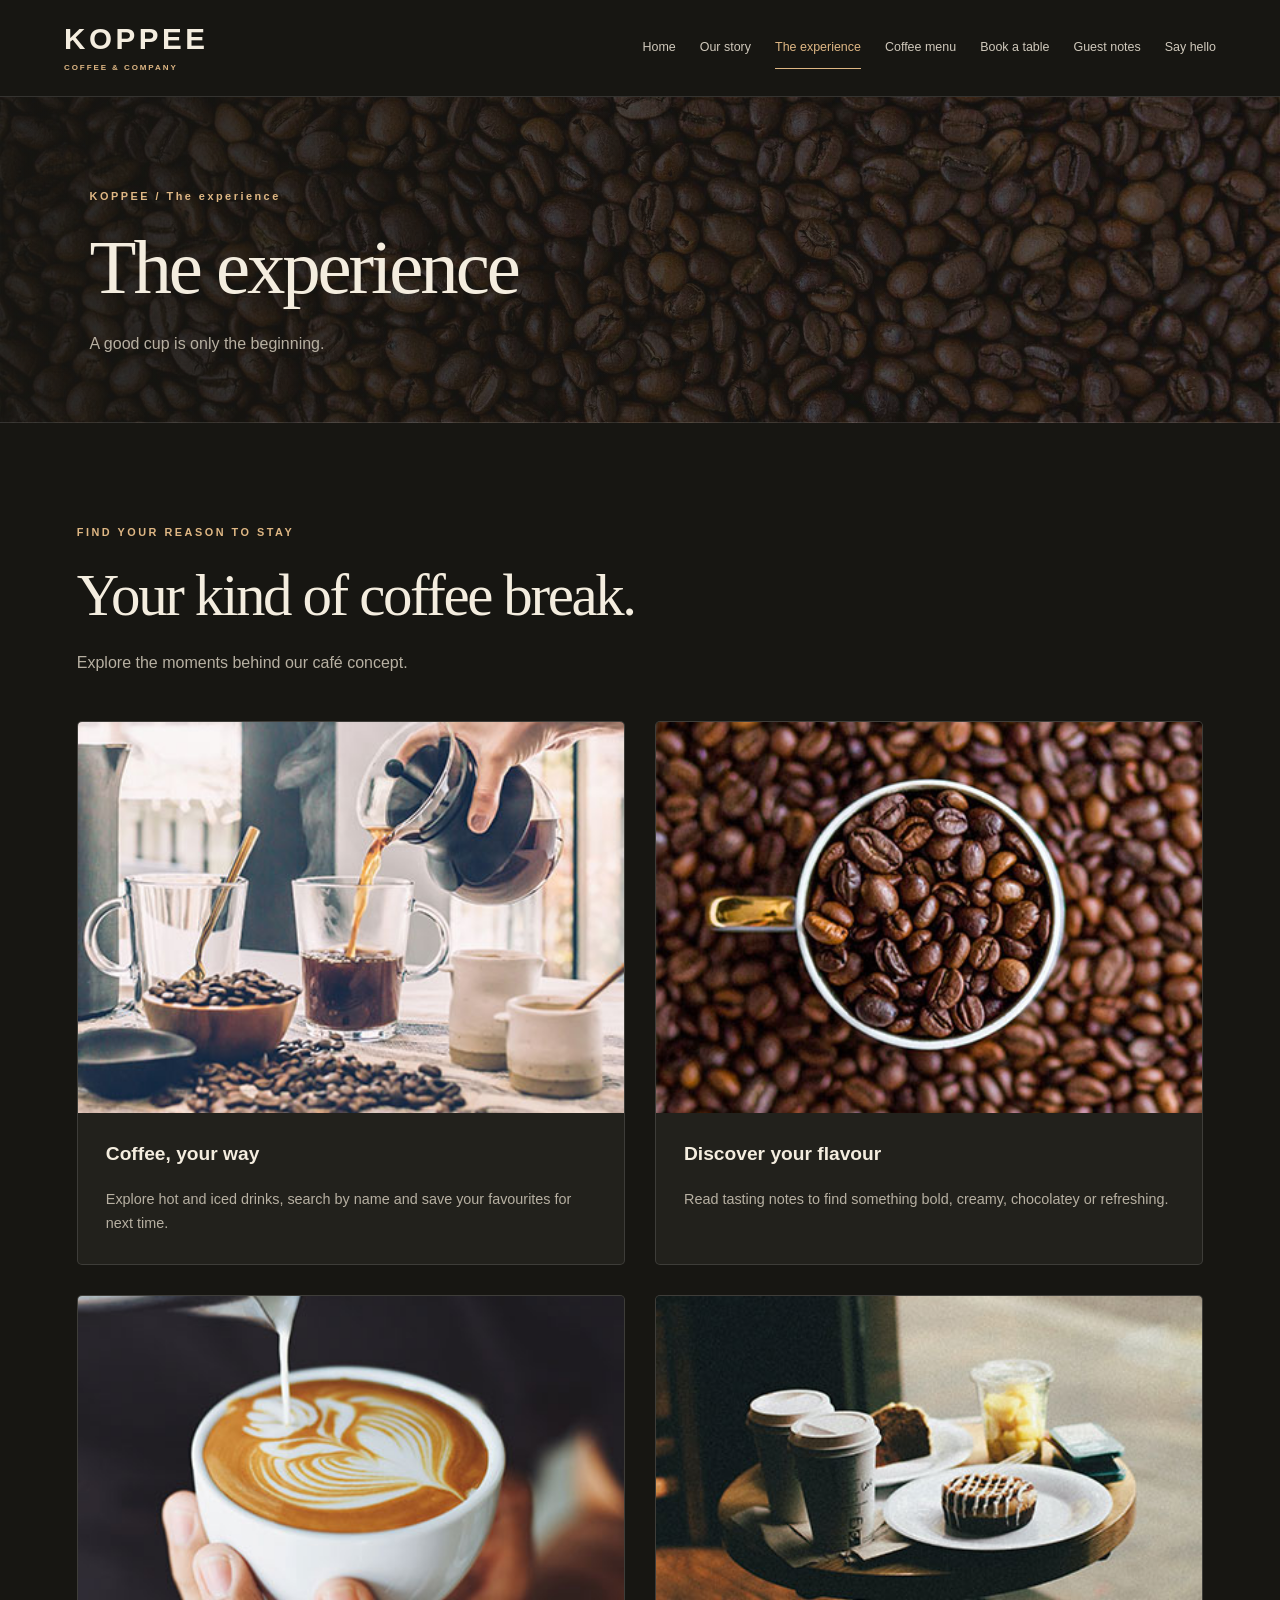
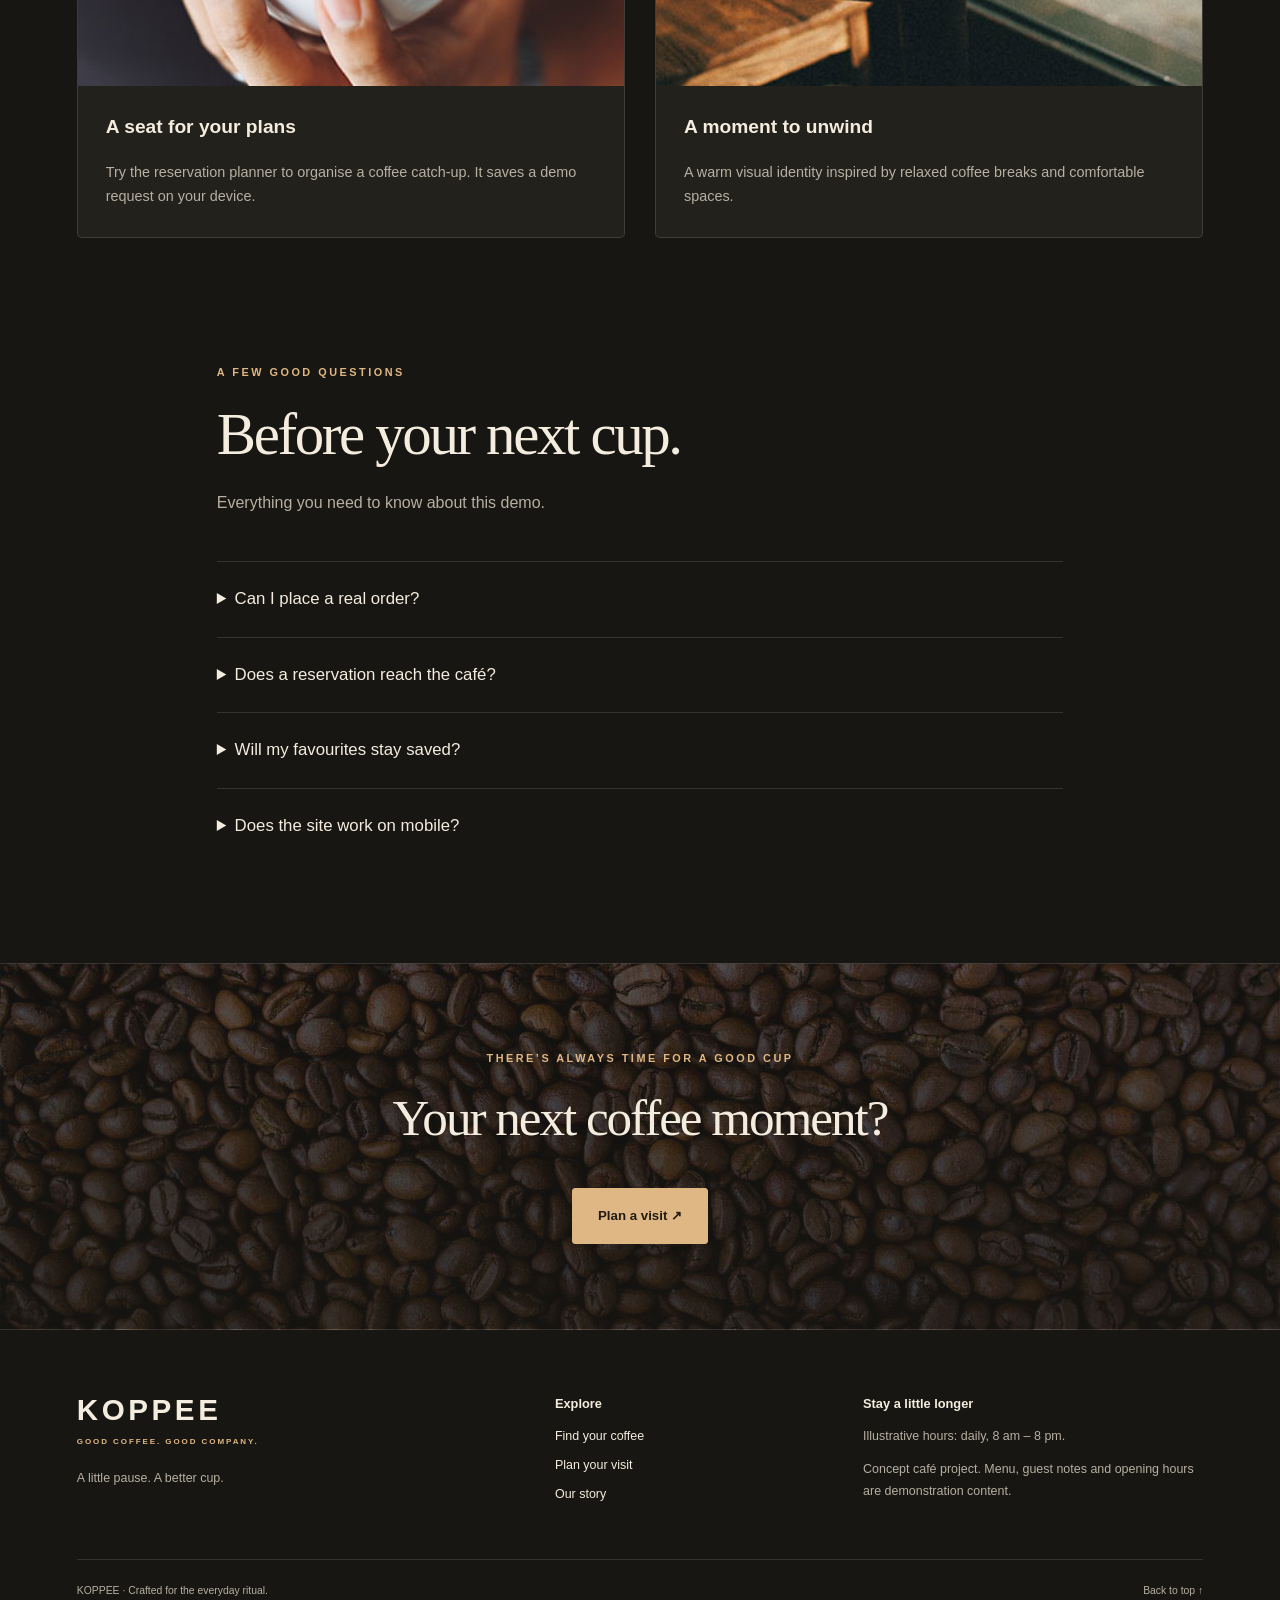
<file: services.html>
<!doctype html><html lang="en"><head><meta charset="utf-8"><meta name="viewport" content="width=device-width, initial-scale=1"><meta name="theme-color" content="#171612"><meta name="description" content="KOPPEE café concept — explore coffee, save favourites and plan your next coffee break."><title>The experience · KOPPEE</title><link rel="icon" href="assets/favicon.svg" type="image/svg+xml"><link rel="stylesheet" href="assets/style.css"><script src="assets/app.js" defer></script></head><body id="top"><a class="skip-link" href="#main">Skip to content</a><header class="site-header"><a class="brand" href="index.html">KOPPEE<span>COFFEE & COMPANY</span></a><button class="nav-toggle" aria-label="Toggle navigation" aria-controls="navigation" aria-expanded="false">☰</button><nav id="navigation" aria-label="Main navigation"><a href="index.html" >Home</a><a href="about.html" >Our story</a><a href="services.html" aria-current="page">The experience</a><a href="menu.html" >Coffee menu</a><a href="reservation.html" >Book a table</a><a href="testimonial.html" >Guest notes</a><a href="contact.html" >Say hello</a></nav></header><main id="main"><section class="page-banner"><span class="eyebrow">KOPPEE / The experience</span><h1>The experience</h1><p>A good cup is only the beginning.</p></section><section class="section"><div class="section-heading"><span class="eyebrow">FIND YOUR REASON TO STAY</span><h2>Your kind of coffee break.</h2><p>Explore the moments behind our café concept.</p></div><div class="service-grid"><article class="story-card"><img src="img/service-1.jpg" alt="Coffee, your way" loading="lazy"><div><h3>Coffee, your way</h3><p>Explore hot and iced drinks, search by name and save your favourites for next time.</p></div></article><article class="story-card"><img src="img/service-2.jpg" alt="Discover your flavour" loading="lazy"><div><h3>Discover your flavour</h3><p>Read tasting notes to find something bold, creamy, chocolatey or refreshing.</p></div></article><article class="story-card"><img src="img/service-3.jpg" alt="A seat for your plans" loading="lazy"><div><h3>A seat for your plans</h3><p>Try the reservation planner to organise a coffee catch-up. It saves a demo request on your device.</p></div></article><article class="story-card"><img src="img/service-4.jpg" alt="A moment to unwind" loading="lazy"><div><h3>A moment to unwind</h3><p>A warm visual identity inspired by relaxed coffee breaks and comfortable spaces.</p></div></article></div></section><section class="section faq"><div class="section-heading"><span class="eyebrow">A FEW GOOD QUESTIONS</span><h2>Before your next cup.</h2><p>Everything you need to know about this demo.</p></div><details><summary>Can I place a real order?</summary><p>This is a front-end café concept. The menu is illustrative and no orders or payments are processed.</p></details><details><summary>Does a reservation reach the café?</summary><p>No. The planner validates your details and saves the latest demo request in this browser only.</p></details><details><summary>Will my favourites stay saved?</summary><p>Yes, when browser storage is available. You can remove any saved drink using its heart button.</p></details><details><summary>Does the site work on mobile?</summary><p>The layouts, navigation and forms adapt to smaller screens and support keyboard navigation.</p></details></section><section class="visit-strip"><span class="eyebrow">THERE’S ALWAYS TIME FOR A GOOD CUP</span><h2>Your next coffee moment?</h2><a class="button" href="reservation.html">Plan a visit ↗</a></section></main><footer><div class="footer-grid"><div><a class="brand" href="index.html">KOPPEE<span>GOOD COFFEE. GOOD COMPANY.</span></a><p>A little pause. A better cup.</p></div><div><h3>Explore</h3><a href="menu.html">Find your coffee</a><a href="reservation.html">Plan your visit</a><a href="about.html">Our story</a></div><div><h3>Stay a little longer</h3><p>Illustrative hours: daily, 8 am – 8 pm.</p><p class="muted">Concept café project. Menu, guest notes and opening hours are demonstration content.</p></div></div><div class="footer-bottom">KOPPEE · Crafted for the everyday ritual.<a href="#top">Back to top ↑</a></div></footer><button class="back-top" aria-label="Back to top" hidden>↑</button></body></html>
</file>
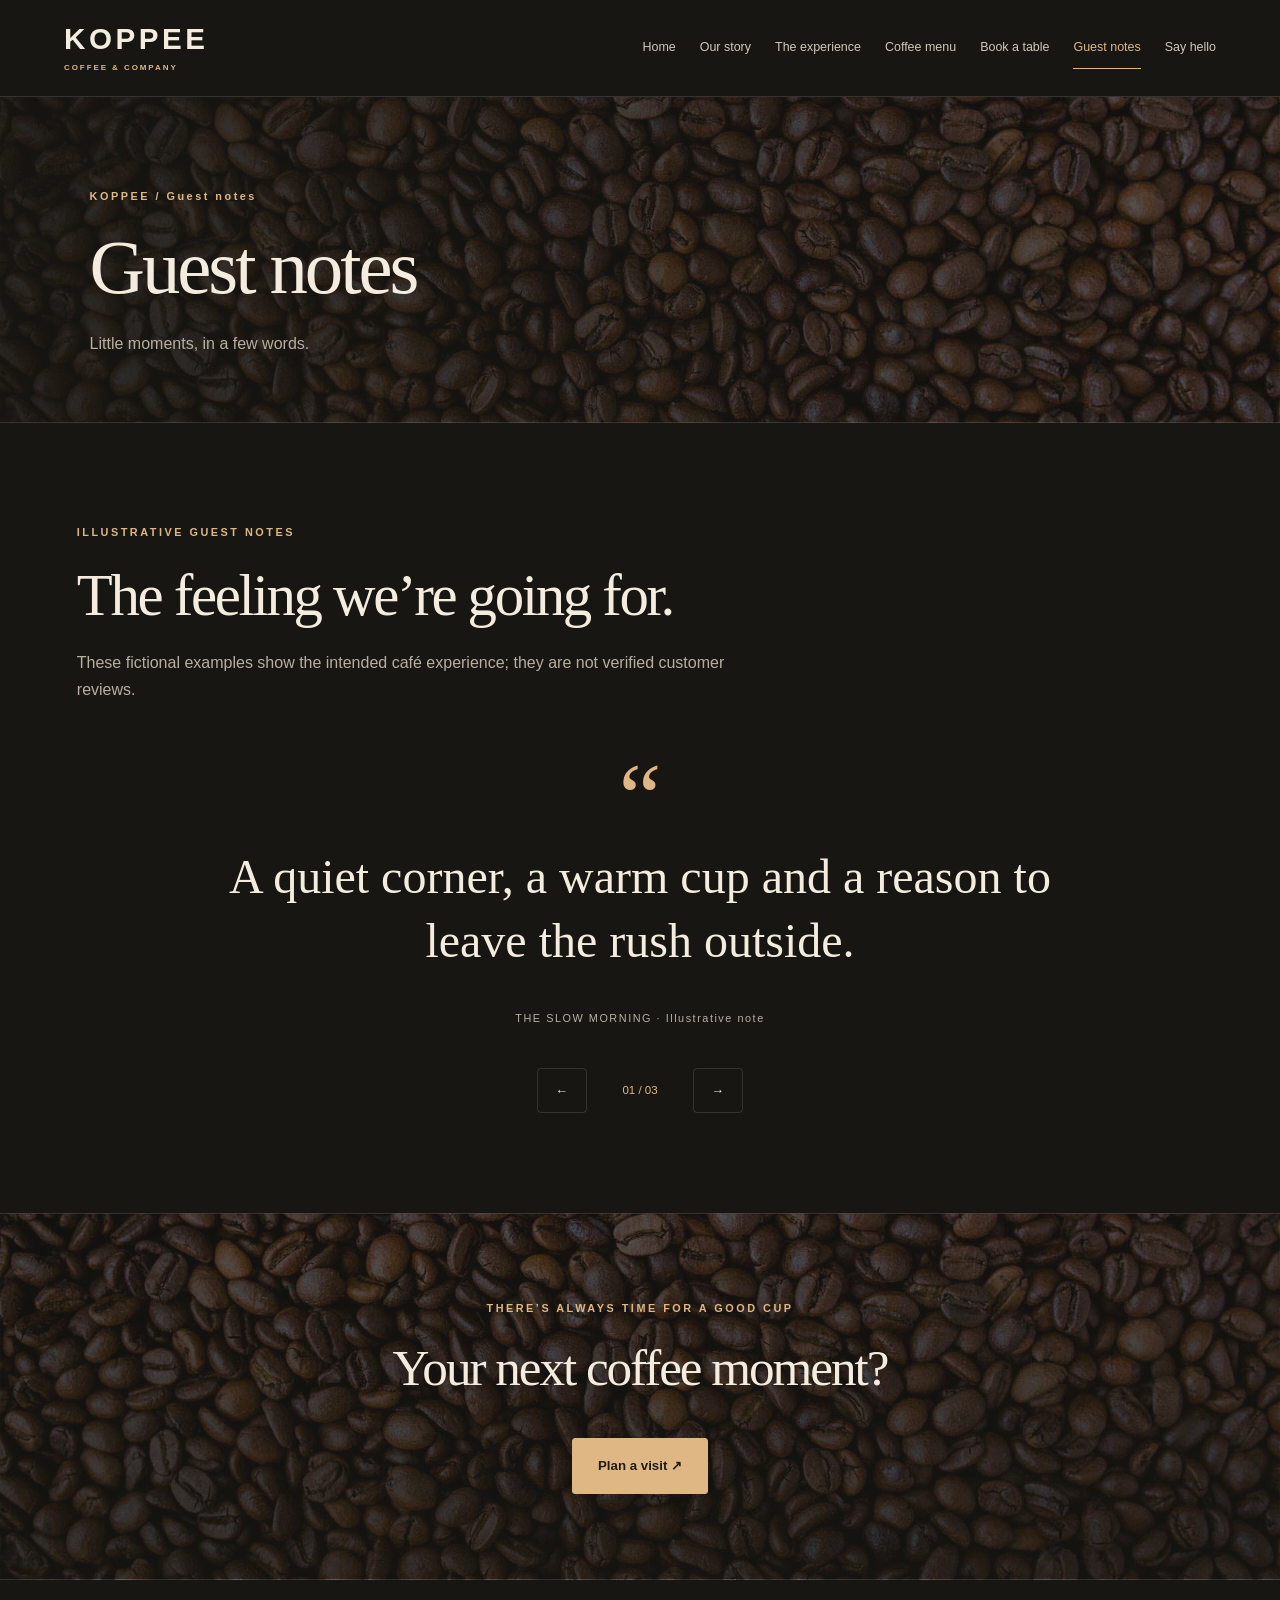
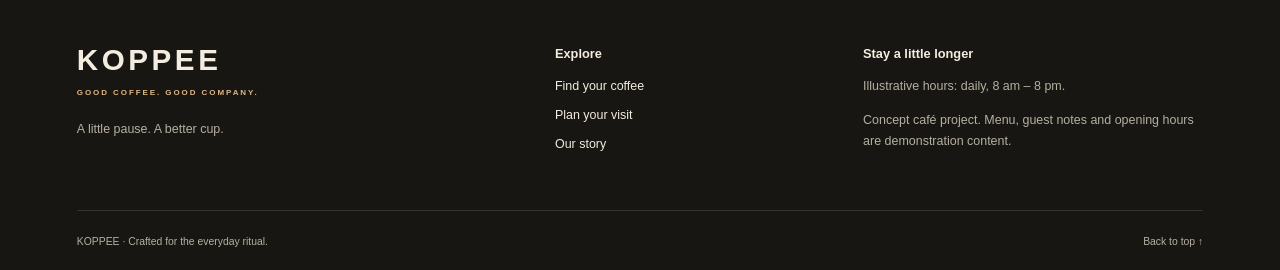
<file: testimonial.html>
<!doctype html><html lang="en"><head><meta charset="utf-8"><meta name="viewport" content="width=device-width, initial-scale=1"><meta name="theme-color" content="#171612"><meta name="description" content="KOPPEE café concept — explore coffee, save favourites and plan your next coffee break."><title>Guest notes · KOPPEE</title><link rel="icon" href="assets/favicon.svg" type="image/svg+xml"><link rel="stylesheet" href="assets/style.css"><script src="assets/app.js" defer></script></head><body id="top"><a class="skip-link" href="#main">Skip to content</a><header class="site-header"><a class="brand" href="index.html">KOPPEE<span>COFFEE & COMPANY</span></a><button class="nav-toggle" aria-label="Toggle navigation" aria-controls="navigation" aria-expanded="false">☰</button><nav id="navigation" aria-label="Main navigation"><a href="index.html" >Home</a><a href="about.html" >Our story</a><a href="services.html" >The experience</a><a href="menu.html" >Coffee menu</a><a href="reservation.html" >Book a table</a><a href="testimonial.html" aria-current="page">Guest notes</a><a href="contact.html" >Say hello</a></nav></header><main id="main"><section class="page-banner"><span class="eyebrow">KOPPEE / Guest notes</span><h1>Guest notes</h1><p>Little moments, in a few words.</p></section><section class="section"><div class="section-heading"><span class="eyebrow">ILLUSTRATIVE GUEST NOTES</span><h2>The feeling we’re going for.</h2><p>These fictional examples show the intended café experience; they are not verified customer reviews.</p></div><div class="review-stage" aria-roledescription="carousel" aria-label="Illustrative guest notes"><article class="review"><span class="quote-mark">“</span><blockquote>A quiet corner, a warm cup and a reason to leave the rush outside.</blockquote><p>THE SLOW MORNING · Illustrative note</p></article><article class="review" hidden><span class="quote-mark">“</span><blockquote>The kind of coffee break that turns into a proper catch-up.</blockquote><p>THE COFFEE DATE · Illustrative note</p></article><article class="review" hidden><span class="quote-mark">“</span><blockquote>Something bold in the cup. A little breathing room in the day.</blockquote><p>THE AFTERNOON RESET · Illustrative note</p></article><div class="review-controls"><button id="review-prev" aria-label="Previous note">←</button><span id="review-count" aria-live="polite">01 / 03</span><button id="review-next" aria-label="Next note">→</button></div></div></section><section class="visit-strip"><span class="eyebrow">THERE’S ALWAYS TIME FOR A GOOD CUP</span><h2>Your next coffee moment?</h2><a class="button" href="reservation.html">Plan a visit ↗</a></section></main><footer><div class="footer-grid"><div><a class="brand" href="index.html">KOPPEE<span>GOOD COFFEE. GOOD COMPANY.</span></a><p>A little pause. A better cup.</p></div><div><h3>Explore</h3><a href="menu.html">Find your coffee</a><a href="reservation.html">Plan your visit</a><a href="about.html">Our story</a></div><div><h3>Stay a little longer</h3><p>Illustrative hours: daily, 8 am – 8 pm.</p><p class="muted">Concept café project. Menu, guest notes and opening hours are demonstration content.</p></div></div><div class="footer-bottom">KOPPEE · Crafted for the everyday ritual.<a href="#top">Back to top ↑</a></div></footer><button class="back-top" aria-label="Back to top" hidden>↑</button></body></html>
</file>
<file: assets/style.css>
:root{--bg:#171612;--panel:#22211c;--cream:#f4eddf;--muted:#b7b0a2;--accent:#dfb784;--line:#ffffff20}*{box-sizing:border-box}html{scroll-behavior:smooth;scroll-padding-top:100px}body{margin:0;background:var(--bg);color:var(--cream);font-family:Arial,Helvetica,sans-serif;line-height:1.7}a{color:inherit;text-decoration:none}button,input,select,textarea{font:inherit}button,a,input,select,textarea{-webkit-tap-highlight-color:transparent}button{cursor:pointer}img{max-width:100%;display:block}h1,h2,h3,h4,p{margin-top:0}h1,h2{font-family:Georgia,'Times New Roman',serif;font-weight:400;line-height:1.08;letter-spacing:-.04em}h1{font-size:clamp(3rem,7.5vw,7rem)}h2{font-size:clamp(2.3rem,4.6vw,4.4rem)}h3{font-size:1.2rem;line-height:1.4}p{color:var(--muted)}em{color:var(--accent);font-weight:400}.eyebrow{display:block;font-size:.68rem;letter-spacing:.23em;color:var(--accent);font-weight:700;margin-bottom:22px}.site-header{position:relative;z-index:10;display:flex;align-items:center;justify-content:space-between;gap:30px;padding:24px 5%;border-bottom:1px solid var(--line);background:var(--bg)}.brand{font-size:1.85rem;font-weight:800;letter-spacing:.12em;line-height:1}.brand span{display:block;font-size:.5rem;letter-spacing:.24em;margin-top:10px;color:var(--accent)}nav{display:flex;gap:24px;align-items:center}nav a{font-size:.78rem;color:#d0c9bc;padding:10px 0;white-space:nowrap}nav a:hover,nav a[aria-current]{color:var(--accent)}nav a[aria-current]{border-bottom:1px solid var(--accent)}.nav-toggle{display:none;background:none;border:1px solid var(--line);color:var(--cream);font-size:1.4rem;border-radius:4px}.hero{min-height:680px;height:calc(100svh - 110px);max-height:950px;position:relative;display:flex;align-items:center;padding:70px 7% 120px;isolation:isolate}.hero-bg{position:absolute;inset:0;width:100%;height:100%;object-fit:cover;z-index:-2}.hero:after{content:'';position:absolute;inset:0;background:linear-gradient(90deg,#14120fe8 5%,#14120f8a 60%,#14120f28),linear-gradient(0deg,#171612b3,transparent);z-index:-1}.hero-content{max-width:800px}.hero h1{margin-bottom:25px}.hero p{max-width:460px;color:#d7d0c1;font-size:1.05rem}.actions{display:flex;align-items:center;gap:30px;flex-wrap:wrap;margin-top:35px}.button{display:inline-flex;align-items:center;justify-content:space-between;gap:28px;background:var(--accent);border:1px solid var(--accent);color:#211b13;padding:16px 25px;font-size:.83rem;font-weight:700;border-radius:3px;transition:background .2s,transform .2s}.button:hover{background:#edcd9f;transform:translateY(-2px)}.text-link{display:inline-block;color:var(--cream);font-size:.85rem;border-bottom:1px solid #dfb78488;padding:8px 0}.text-link:hover{color:var(--accent)}.hero-foot{position:absolute;bottom:30px;left:7%;right:7%;display:flex;justify-content:space-between;color:#d4ccbd;font-size:.7rem;letter-spacing:.08em;border-top:1px solid #ffffff35;padding-top:20px}.ticker{display:flex;justify-content:space-around;gap:20px;padding:20px;background:var(--accent);color:#352719;font-size:.68rem;font-weight:bold;letter-spacing:.16em;overflow:hidden;white-space:nowrap}.section{max-width:1280px;margin:auto;padding:100px 6%}.split{display:grid;grid-template-columns:1fr 1fr;gap:85px;align-items:center}.image-frame{background:#25231c;position:relative;min-height:420px;display:grid;place-items:center;border-radius:4px}.image-frame img{max-height:460px;object-fit:contain}.image-note{position:absolute;bottom:20px;left:22px;font-family:Georgia,serif;font-style:italic;color:var(--accent)}.mini-facts{display:grid;gap:10px;border-top:1px solid var(--line);margin-top:32px;padding-top:25px;font-size:.72rem;color:var(--muted)}.section-heading{max-width:700px;margin-bottom:45px}.section-heading h2{margin-bottom:22px}.card-grid{display:grid;grid-template-columns:repeat(3,minmax(0,1fr));gap:25px}.coffee-card{background:var(--panel);border:1px solid var(--line);border-radius:5px;overflow:hidden;transition:transform .25s,border-color .25s}.coffee-card:hover{transform:translateY(-5px);border-color:#dfb78470}.coffee-photo{position:relative;overflow:hidden;aspect-ratio:1.3}.coffee-photo img{width:100%;height:100%;object-fit:cover;transition:transform .4s}.coffee-card:hover img{transform:scale(1.04)}.tag{position:absolute;left:16px;top:16px;font-size:.66rem;letter-spacing:.08em;background:#171612e8;padding:5px 12px;border-radius:25px}.favorite{position:absolute;right:15px;top:15px;border:1px solid #ffffff60;background:#171612e8;color:white;width:38px;height:38px;border-radius:50%;font-size:1.3rem}.favorite[aria-pressed=true]{background:var(--accent);color:#211b13}.coffee-body{padding:25px}.card-title{display:flex;gap:15px;justify-content:space-between;align-items:baseline}.card-title h3{font-family:Georgia,serif;font-size:1.35rem;font-weight:400;margin-bottom:15px}.card-title>span{font-size:.9rem;color:var(--accent)}.coffee-body p{font-size:.83rem}.coffee-body small{display:block;padding-top:15px;border-top:1px solid var(--line);font-size:.65rem;color:var(--accent);letter-spacing:.05em}.center{text-align:center;margin-top:35px}.visit-strip{text-align:center;background:linear-gradient(#171612b8,#171612d9),url('../img/bg.jpg') center/cover;padding:85px 6%;border-block:1px solid var(--line)}.visit-strip h2{font-size:clamp(2rem,4vw,3.5rem)}footer{padding:65px 6% 20px;max-width:1440px;margin:auto}.footer-grid{display:grid;grid-template-columns:1.2fr .7fr 1fr;gap:70px}.footer-grid h3{font-size:.8rem}.footer-grid p,.footer-grid a:not(.brand){font-size:.78rem}.footer-grid a:not(.brand){display:block;margin:8px 0}.footer-grid .brand+p{margin-top:22px}.footer-bottom{border-top:1px solid var(--line);margin-top:45px;padding-top:22px;display:flex;justify-content:space-between;font-size:.65rem;color:var(--muted)}.muted{color:var(--muted);font-size:.78rem}.page-banner{padding:90px 7% 65px;background:linear-gradient(90deg,#171612e8,#171612ad),url('../img/bg.jpg') center/cover;border-bottom:1px solid var(--line)}.page-banner h1{font-size:clamp(3rem,6vw,5.5rem);margin-bottom:20px}.page-banner p{margin:0}.story-card{border:1px solid var(--line);background:var(--panel);border-radius:5px;overflow:hidden}.story-card img{width:100%;aspect-ratio:1.4;object-fit:cover}.story-card>div{padding:28px}.story-card p{font-size:.9rem;margin:0}.service-grid{display:grid;grid-template-columns:1fr 1fr;gap:30px}.faq{padding-top:25px;max-width:1000px}details{border-top:1px solid var(--line);padding:23px 0}summary{cursor:pointer;font-size:1.05rem}details p{margin:18px 0 0}.menu-tools{display:flex;justify-content:space-between;gap:25px;align-items:end;flex-wrap:wrap}.filters{display:flex;gap:8px;flex-wrap:wrap}.filters button,.review-controls button{background:none;color:var(--cream);border:1px solid var(--line);padding:11px 18px;border-radius:4px;font-size:.8rem}.filters button.selected{background:var(--accent);color:#211b13;border-color:var(--accent)}.search{font-size:.7rem;min-width:240px}.search input{margin-top:6px}#result-count{font-size:.73rem;margin:20px 0}.note{padding:22px;border:1px solid var(--line);border-left:2px solid var(--accent);border-radius:4px;font-size:.8rem;color:var(--muted);margin-top:30px}.empty{padding:50px;text-align:center}.form-panel{background:var(--panel);padding:38px;border:1px solid var(--line);border-radius:6px}.form-panel>h3{font-family:Georgia,serif;font-weight:400;font-size:2rem}.form-panel label{display:block;font-size:.76rem;margin-bottom:18px}input,select,textarea{width:100%;background:#171612;color:var(--cream);border:1px solid #ffffff30;border-radius:4px;padding:12px 14px;margin-top:7px;min-width:0;color-scheme:dark}input::placeholder,textarea::placeholder{color:#999285}textarea{resize:vertical}.form-row{display:grid;grid-template-columns:1fr 1fr;gap:16px}.form-panel .button{width:100%}.form-status{font-size:.82rem;margin:18px 0 0;color:var(--accent)}.clean-list{list-style:none;padding:0;color:var(--accent);font-size:.9rem}.clean-list li{padding:10px 0;border-bottom:1px solid var(--line)}.reservation-layout{align-items:start}#last-booking,#message-preview{padding:22px 0 0;border-top:1px solid var(--line);margin-top:24px;overflow-wrap:anywhere}#last-booking p,#message-preview{font-size:.85rem}.text-button{background:none;border:0;border-bottom:1px solid var(--accent);color:var(--accent);padding:3px 0}.review-stage{max-width:900px;margin:0 auto;text-align:center}.quote-mark{font-family:Georgia,serif;font-size:6rem;line-height:1;color:var(--accent)}blockquote{font-family:Georgia,serif;font-size:clamp(1.8rem,4vw,3rem);line-height:1.35;margin:0 0 35px}.review p{font-size:.68rem;letter-spacing:.14em}.review-controls{display:flex;justify-content:center;align-items:center;gap:35px;margin-top:40px}.review-controls span{font-size:.72rem;color:var(--accent)}.back-top{position:fixed;right:20px;bottom:20px;background:var(--accent);color:#171612;border:0;border-radius:50%;width:42px;height:42px;box-shadow:0 3px 20px #0006}.skip-link{position:fixed;top:-100px;left:15px;z-index:100;background:var(--accent);color:#171612;padding:12px}.skip-link:focus{top:10px}:focus-visible{outline:2px solid var(--accent);outline-offset:5px}[hidden]{display:none!important}
@media(min-width:1450px){.hero-content{margin-left:calc((100vw - 1450px)/2)}}@media(max-width:1100px){nav{gap:14px}nav a{font-size:.7rem}.site-header{padding-inline:4%}.split{gap:40px}}@media(max-width:900px){.nav-toggle{display:block}nav{display:none;position:absolute;top:100%;left:0;right:0;background:var(--bg);padding:20px 6%;border-bottom:1px solid var(--line);flex-direction:column;align-items:stretch;gap:0}nav.open{display:flex}nav a{font-size:.9rem;padding:12px}.hero{min-height:600px}.split{grid-template-columns:1fr;gap:40px}.section{padding-block:65px}.card-grid{grid-template-columns:repeat(2,minmax(0,1fr))}.footer-grid{gap:30px;grid-template-columns:1fr 1fr}.footer-grid>div:last-child{grid-column:1/-1}.image-frame{min-height:300px}.hero-foot span{display:none}.hero-foot{justify-content:flex-end}}@media(max-width:560px){.brand{font-size:1.5rem}.hero{min-height:630px;height:auto;padding:80px 6% 100px}.hero h1{font-size:3.6rem}.hero p{font-size:.95rem}.hero:after{background:#171612b8}.actions{gap:16px}.ticker{justify-content:flex-start;font-size:.6rem}.card-grid,.service-grid{grid-template-columns:1fr}.coffee-photo{aspect-ratio:1.5}.section{padding-inline:6%}.page-banner{padding-block:65px 45px}.form-panel{padding:25px 20px}.form-row{grid-template-columns:1fr}.footer-grid{grid-template-columns:1fr}.footer-grid>div:last-child{grid-column:auto}.footer-bottom{gap:20px;flex-wrap:wrap}.image-frame img{max-height:330px}.menu-tools,.search{width:100%}.filters button{padding:10px 12px}.visit-strip{padding-block:65px}}
@media(prefers-reduced-motion:reduce){html{scroll-behavior:auto}*,*:before,*:after{transition:none!important;animation:none!important}}
</file>
